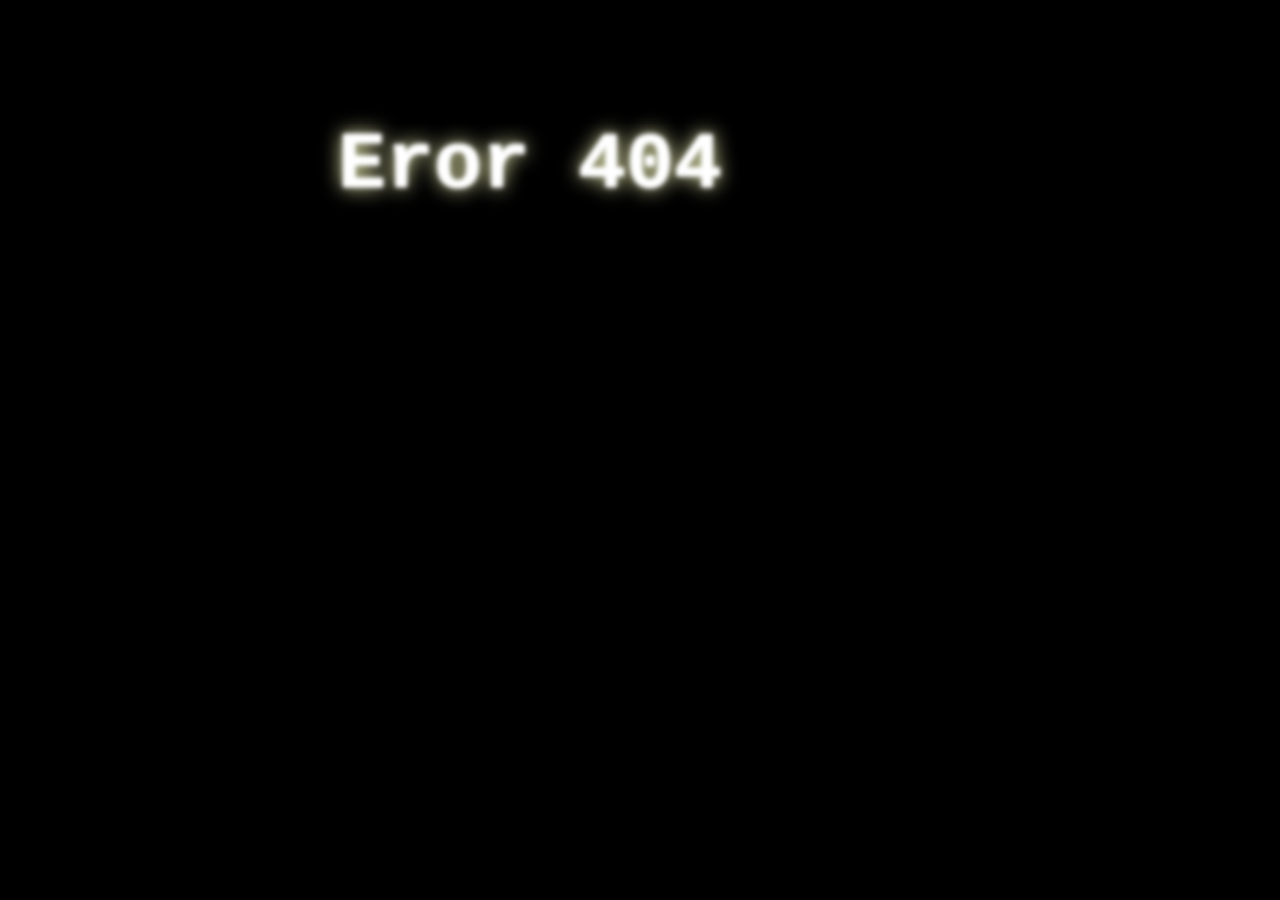
<file: eror-13.html>
<!DOCTYPE html>
<html>
<head>
	<title>Error Page</title>
	<link rel="stylesheet" type="text/css" href="eror14.css">
</head>
<body>
<div class="buzz_wrapper">
  <div class="text">
    <span>Eror 404</span>
  </div>
  <div class="scanline"></div>
  
</div>
</body>
</html>
</file>
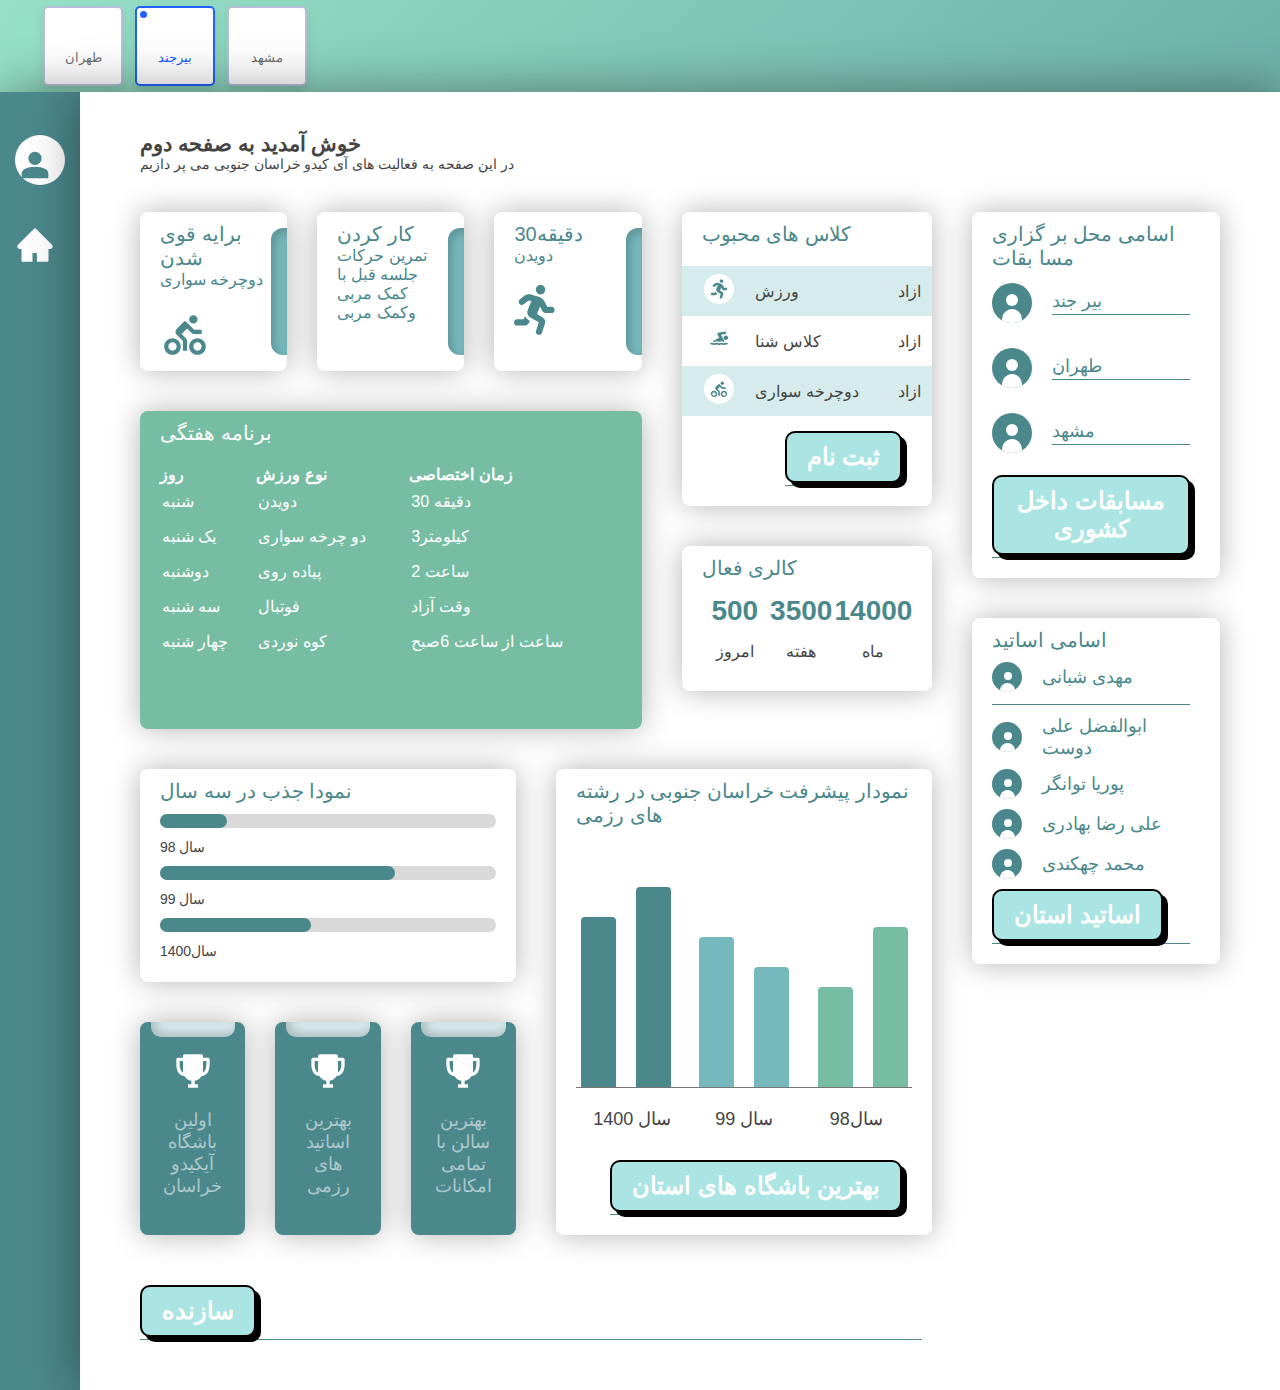
<file: razme2-2.html>
<!doctype html>
<html>
<head>
	<link rel="stylesheet" href="css2.css">
<meta charset="utf-8">
<title>معرفی</title>
</head>

<body>
			
<div class="radio-inputs">
		<label>
			<input class="radio-input" type="radio" name="engine">
				<span class="radio-tile">
					<span class="radio-icon">
						<svg stroke="currentColor" xml:space="preserve" viewBox="0 0 493.407 493.407" xmlns:xlink="http://www.w3.org/1999/xlink" xmlns="http://www.w3.org/2000/svg" id="Capa_1" version="1.1" width="200px" height="200px" fill="none"><g stroke-width="0" id="SVGRepo_bgCarrier"></g><g stroke-linejoin="round" stroke-linecap="round" id="SVGRepo_tracerCarrier"></g></g></svg>
					</span>
					<span class="radio-label">طهران </span>
				</span>
		</label>
		<label>
			<input checked="" class="radio-input" type="radio" name="engine">
			<span class="radio-tile">
				<span class="radio-icon">
   				<svg stroke="currentColor" xml:space="preserve" viewBox="0 0 467.168 467.168" xmlns:xlink="http://www.w3.org/1999/xlink" xmlns="http://www.w3.org/2000/svg" id="Capa_1" version="1.1" fill="none"><g stroke-width="0" id="SVGRepo_bgCarrier"></g><g stroke-linejoin="round" stroke-linecap="round" id="SVGRepo_tracerCarrier"></g></g> </g> </g></svg>
				</span>
				<span class="radio-label">بیرجند </span>
			</span>
		</label>
		<label>
			<input class="radio-input" type="radio" name="engine">
			<span class="radio-tile">
				<span class="radio-icon">
    			<svg stroke="currentColor" xml:space="preserve" viewBox="0 0 324.018 324.017" xmlns:xlink="http://www.w3.org/1999/xlink" xmlns="http://www.w3.org/2000/svg" id="Capa_1" version="1.1" fill="none"><g stroke-width="0" id="SVGRepo_bgCarrier"></g></g> </g> </g></svg>


	
				</span>
				<span  class="radio-label">مشهد </span>
			</span>
	
		</label>
</div>	
	
	







	
	
	
	<div class="all">
	<nav class="navigation">
		<a href="معرفی1.html">
		<div class="portrait">
			<svg xmlns="http://www.w3.org/2000/svg" viewBox="0 0 24 24"><path fill="currentColor" d="M12 12q-1.65 0-2.825-1.175T8 8q0-1.65 1.175-2.825T12 4q1.65 0 2.825 1.175T16 8q0 1.65-1.175 2.825T12 12Zm-8 8v-2.8q0-.85.438-1.563T5.6 14.55q1.55-.775 3.15-1.163T12 13q1.65 0 3.25.388t3.15 1.162q.725.375 1.163 1.088T20 17.2V20H4Z"/></svg
				
		</div>
</a>
		<a href="index.html">
		<div class="nav-items">
			<div class="nav-item">
				<svg xmlns="http://www.w3.org/2000/svg" viewBox="0 0 1024 1024"><path fill="currentColor" d="M946.5 505L534.6 93.4a31.93 31.93 0 0 0-45.2 0L77.5 505c-12 12-18.8 28.3-18.8 45.3c0 35.3 28.7 64 64 64h43.4V908c0 17.7 14.3 32 32 32H448V716h112v224h265.9c17.7 0 32-14.3 32-32V614.3h43.4c17 0 33.3-6.7 45.3-18.8c24.9-25 24.9-65.5-.1-90.5z"/></svg>
			</div>
			</a>
		
			
			

	</nav>

	<div class="content">
		<div class="greeting">
			<h2>خوش آمدید به صفحه دوم </h2>
			<p>در این صفحه به فعالیت های آی کیدو خراسان جنوبی می پر دازیم</p>
		</div>

		<main>
			<div class="grid-area-1">
			  <div class="distance">
				<section class="distance__section distance__cycling">
						<p>برایه قوی شدن   </p>
						<h2>دوچرخه سواری </h2>
						<svg xmlns="http://www.w3.org/2000/svg" viewBox="0 0 24 24"><path fill="currentColor" d="M11 15.414V20h2v-4.586c0-.526-.214-1.042-.586-1.414l-2-2L13 9.414l2 2c.372.372.888.586 1.414.586H20v-2h-3.586l-3.707-3.707a.999.999 0 0 0-1.414 0L8 9.586c-.378.378-.586.88-.586 1.414s.208 1.036.586 1.414l3 3z"/><circle cx="16" cy="5" r="2" fill="currentColor"/><path fill="currentColor" d="M18 14c-2.206 0-4 1.794-4 4s1.794 4 4 4s4-1.794 4-4s-1.794-4-4-4zm0 6c-1.103 0-2-.897-2-2s.897-2 2-2s2 .897 2 2s-.897 2-2 2zM6 22c2.206 0 4-1.794 4-4s-1.794-4-4-4s-4 1.794-4 4s1.794 4 4 4zm0-6c1.103 0 2 .897 2 2s-.897 2-2 2s-2-.897-2-2s.897-2 2-2z"/></svg>
					</section>
				  
				  	<section class="distance__section distance__cycling">
						<p>کار کردن  </p>
						<h2>تمرین حرکات جلسه قبل با کمک مربی وکمک مربی  </h2>
					
					</section>
				  
				  
				<section class="distance__section distance__running">
						<p>30دقیقه </p>
						<h2>دویدن </h2>
						<svg xmlns="http://www.w3.org/2000/svg" viewBox="0 0 416 512"><path fill="currentColor" d="M272 96c26.51 0 48-21.49 48-48S298.51 0 272 0s-48 21.49-48 48s21.49 48 48 48zM113.69 317.47l-14.8 34.52H32c-17.67 0-32 14.33-32 32s14.33 32 32 32h77.45c19.25 0 36.58-11.44 44.11-29.09l8.79-20.52l-10.67-6.3c-17.32-10.23-30.06-25.37-37.99-42.61zM384 223.99h-44.03l-26.06-53.25c-12.5-25.55-35.45-44.23-61.78-50.94l-71.08-21.14c-28.3-6.8-57.77-.55-80.84 17.14l-39.67 30.41c-14.03 10.75-16.69 30.83-5.92 44.86s30.84 16.66 44.86 5.92l39.69-30.41c7.67-5.89 17.44-8 25.27-6.14l14.7 4.37l-37.46 87.39c-12.62 29.48-1.31 64.01 26.3 80.31l84.98 50.17l-27.47 87.73c-5.28 16.86 4.11 34.81 20.97 40.09c3.19 1 6.41 1.48 9.58 1.48c13.61 0 26.23-8.77 30.52-22.45l31.64-101.06c5.91-20.77-2.89-43.08-21.64-54.39l-61.24-36.14l31.31-78.28l20.27 41.43c8 16.34 24.92 26.89 43.11 26.89H384c17.67 0 32-14.33 32-32s-14.33-31.99-32-31.99z"/></svg>
					</section>
				</div>

				<section class="weekly">
					<h2>برنامه هفتگی</h2>
					<table cellspacing="0" cellpadding="0">
						<tr>
							<th>روز</th>
							<th>نوع ورزش </th>
							<th>زمان اختصاصی</th>
						</tr>
						<tr>
							<td>شنبه</td>
							<td>دویدن </td>
							<td>دقیقه 30</td>
						</tr>
						<tr>
							<td>یک شنبه </td>
							<td>دو چرخه سواری </td>
							<td>3کیلومتر </td>
						</tr>
						<tr>
							<td>دوشنبه </td>
							<td>پیاده روی </td>
							<td>ساعت 2 </td>
						</tr>
						<tr>
							<td>سه شنبه </td>
							<td>فوتبال </td>
							<td>وقت آزاد </td>
						</tr>
						<tr>
							<td>چهار شنبه </td>
							<td>کوه نوردی </td>
							<td>ساعت از ساعت 6صبح </td>
						</tr>
					</table>
				</section>

				<div class="grid-area-1-2">
					<section class="recent">
						<h2>کلاس های محبوب  </h2>
						<table cellspacing="0" cellpadding="0">
							<tr>
								<td><svg xmlns="http://www.w3.org/2000/svg" viewBox="0 0 416 512"><path fill="currentColor" d="M272 96c26.51 0 48-21.49 48-48S298.51 0 272 0s-48 21.49-48 48s21.49 48 48 48zM113.69 317.47l-14.8 34.52H32c-17.67 0-32 14.33-32 32s14.33 32 32 32h77.45c19.25 0 36.58-11.44 44.11-29.09l8.79-20.52l-10.67-6.3c-17.32-10.23-30.06-25.37-37.99-42.61zM384 223.99h-44.03l-26.06-53.25c-12.5-25.55-35.45-44.23-61.78-50.94l-71.08-21.14c-28.3-6.8-57.77-.55-80.84 17.14l-39.67 30.41c-14.03 10.75-16.69 30.83-5.92 44.86s30.84 16.66 44.86 5.92l39.69-30.41c7.67-5.89 17.44-8 25.27-6.14l14.7 4.37l-37.46 87.39c-12.62 29.48-1.31 64.01 26.3 80.31l84.98 50.17l-27.47 87.73c-5.28 16.86 4.11 34.81 20.97 40.09c3.19 1 6.41 1.48 9.58 1.48c13.61 0 26.23-8.77 30.52-22.45l31.64-101.06c5.91-20.77-2.89-43.08-21.64-54.39l-61.24-36.14l31.31-78.28l20.27 41.43c8 16.34 24.92 26.89 43.11 26.89H384c17.67 0 32-14.33 32-32s-14.33-31.99-32-31.99z"/></svg></td>
								<td>ورزش </td>
								<td>ازاد </td>
							</tr>
							<tr>
								<td><svg xmlns="http://www.w3.org/2000/svg" viewBox="0 0 50 50"><path fill="currentColor" d="M49 40a7.125 7.125 0 0 1-2.952-.641a7.416 7.416 0 0 0-3.042-.664a7.467 7.467 0 0 0-3.049.664a7.123 7.123 0 0 1-5.903 0a7.545 7.545 0 0 0-3.048-.664a7.492 7.492 0 0 0-3.049.664a7.147 7.147 0 0 1-5.913 0a7.43 7.43 0 0 0-3.036-.664a7.487 7.487 0 0 0-3.048.664a7.141 7.141 0 0 1-5.912 0A7.458 7.458 0 0 0 7 38.695a7.472 7.472 0 0 0-3.037.664A7.204 7.204 0 0 1 1 40v-4.396a7.47 7.47 0 0 0 2.963-.631A7.287 7.287 0 0 1 7 34.299c1.086 0 2.127.25 3.048.674a7.398 7.398 0 0 0 2.948.631a7.42 7.42 0 0 0 2.964-.631a7.3 7.3 0 0 1 3.048-.674c1.078 0 2.114.25 3.036.674a7.44 7.44 0 0 0 2.96.631a7.407 7.407 0 0 0 2.953-.631a7.308 7.308 0 0 1 3.049-.674c1.073 0 2.113.25 3.048.674c.895.393 1.9.631 2.95.631a7.377 7.377 0 0 0 2.953-.631a7.283 7.283 0 0 1 3.049-.674c1.086 0 2.125.25 3.042.674a7.38 7.38 0 0 0 2.952.631V40zm-6.952-12.436c3.152 0 5.71-2.55 5.71-5.678c0-3.131-2.558-5.668-5.71-5.668c-3.157 0-5.712 2.538-5.712 5.668c0 3.128 2.328 5.678 5.712 5.678zM8.791 30.756c.443.105.861.258 1.258.436a7.255 7.255 0 0 0 2.949.641c1.05 0 2.069-.238 2.963-.641a7.463 7.463 0 0 1 3.048-.676c1.078 0 2.116.262 3.036.676a7.293 7.293 0 0 0 2.96.641c1.04 0 2.058-.238 2.952-.641a7.47 7.47 0 0 1 3.049-.676c1.074 0 2.115.262 3.048.676c.896.402 1.9.641 2.952.641c.765 0 1.502-.129 2.197-.346l-9.525-17.056l11.079-2.007c1.626-.308 2.806-1.576 2.806-3.199c0-1.79-1.467-3.225-3.262-3.225l-.37.011l-17.114 3.092c-1.201.273-2.792 2.019-1.886 4.161l.146.345l4.466 8.003l-16.752 9.144z"/></svg></td>
								<td>کلاس شنا </td>
								<td>ازاد </td>
							</tr>
							<tr>
								<td><svg xmlns="http://www.w3.org/2000/svg" viewBox="0 0 24 24"><path fill="currentColor" d="M11 15.414V20h2v-4.586c0-.526-.214-1.042-.586-1.414l-2-2L13 9.414l2 2c.372.372.888.586 1.414.586H20v-2h-3.586l-3.707-3.707a.999.999 0 0 0-1.414 0L8 9.586c-.378.378-.586.88-.586 1.414s.208 1.036.586 1.414l3 3z"/><circle cx="16" cy="5" r="2" fill="currentColor"/><path fill="currentColor" d="M18 14c-2.206 0-4 1.794-4 4s1.794 4 4 4s4-1.794 4-4s-1.794-4-4-4zm0 6c-1.103 0-2-.897-2-2s.897-2 2-2s2 .897 2 2s-.897 2-2 2zM6 22c2.206 0 4-1.794 4-4s-1.794-4-4-4s-4 1.794-4 4s1.794 4 4 4zm0-6c1.103 0 2 .897 2 2s-.897 2-2 2s-2-.897-2-2s.897-2 2-2z"/></svg></td>
								<td>دوچرخه سواری </td>
								<td>ازاد</td>
							</tr>
							<!-- <tr>
																		<td><svg xmlns="http://www.w3.org/2000/svg" viewBox="0 0 24 24"><path fill="none" stroke="currentColor" stroke-linecap="round" stroke-linejoin="round" stroke-width="2" d="m12 11l-1 3l1 3h-1.5L9 14l.5-4.5L12 11Zm1-9L9 6v8l1 3H6l-3 5m17.5 0l-5-3.5L12 17l-1-3l1-3l3.5 2v5.5M14 8.5a1 1 0 1 1 0-2a1 1 0 0 1 0 2Zm-3 2L10 17v-3.5l1-3Z"/></svg></td>
																		<td>Yoga</td>
																		<td>40 min</td>
																</tr> -->
							<!-- <tr>
																		<td><svg xmlns="http://www.w3.org/2000/svg" viewBox="0 0 512 512"><path fill="currentColor" d="m77.492 18.457l-17.726 3.127L69.09 74.47a1630.67 1630.67 0 0 0-15.8 2.54l-6.503-36.89l-17.726 3.124l6.49 36.795a1877.847 1877.847 0 0 0-17.196 3.112l3.292 17.696c5.728-1.066 11.397-2.09 17.028-3.084l7.056 40.02l17.727-3.124l-7.04-39.93c5.304-.88 10.57-1.725 15.798-2.54l9.777 55.45l17.727-3.126l-9.697-54.99a1415.91 1415.91 0 0 1 25.18-3.38c15.54 46.39 34.697 99.995 66.936 134.448C190.86 250.992 192 268 214.56 310C192 348 176 412 167.21 471l-48 6v15H192c16-48 64-144 64-144s48 96 64 144h72.79v-15l-48-6C336 412 320 348 294 310c26-42 24.175-59.585 35.83-89.377c32.25-34.452 51.42-88.075 66.967-134.478c8.314 1.04 16.697 2.16 25.18 3.38l-9.696 54.99l17.728 3.124l9.777-55.45c5.23.815 10.494 1.66 15.8 2.54l-7.042 39.93l17.727 3.125l7.056-40.02c5.63.993 11.3 2.017 17.028 3.083l3.292-17.696c-5.78-1.075-11.507-2.11-17.195-3.113l6.49-36.796l-17.727-3.125l-6.504 36.89a1564.46 1564.46 0 0 0-15.8-2.54l9.324-52.886l-17.726-3.127l-9.406 53.35C365.982 63.31 310.982 59.04 256 59.04c-54.98 0-109.983 4.27-169.102 12.767l-9.406-53.35zM256 76.98c35.53 0 71.07 1.83 107.822 5.463c-14.082 34.858-38.454 73.504-63.203 101.967C290.293 199.27 274.35 209 256 209s-34.294-9.73-44.62-24.59c-24.748-28.463-49.12-67.11-63.202-101.967c36.75-3.633 72.29-5.463 107.822-5.463zM256 97c-20.835 0-39 20.24-39 47s18.165 47 39 47s39-20.24 39-47s-18.165-47-39-47z"/></svg></td>
																		<td>Weight Training</td>
																		<td>50 min</td>
																</tr> -->
						</table>
						<a href="فرم-3.html">
						<button class="comic-button">ثبت نام </button>
</a>
				  </section>

					<section class="calories">
						<h2>کالری فعال</h2>
						<p class="calories__number">500</p>
						<p class="calories__number">3500</p>
						<p class="calories__number">14000</p>
						<p class="calories__text">امروز</p>
						<p class="calories__text">هفته </p>
						<p class="calories__text">ماه </p>
					</section>
			  </div>
			</div>
<a href="معرفی1.html">
	<button class="comic-button">سازنده </button>
	</a>	
			<div class="grid-area-2">
				<section class="friend-acitvity">
					<h2>اسامی محل بر گزاری مسا بقات </h2>
					<div class="friend-activity__activity">
					  <div class="friend-acitvity__picture"><div></div></div>
						<div>
							<a href="tim.html">
							<h3 class="friend-activity__name">بیر جند  </h3>
						  </a>
						</div>
					</div>
					<div class="friend-activity__activity">
					  <div class="friend-acitvity__picture"><div></div></div>
						<div>
							<a href="tim .t6.html">
							<h3 class="friend-activity__name">طهران </h3>
						  </a>
						</div>
					</div>
					<div class="friend-activity__activity">
					  <div class="friend-acitvity__picture"><div></div></div>
						<div>
							<a href="tim .m-5.html">
							<h3 class="friend-activity__name">مشهد </h3>
						  </a>
						</div>
					</div>
					<a href="tim asli8.html">
					<button class="comic-button">مسابقات داخل کشوری </button>
						</a>
				</section>

				<section class="friends">
					<h2>اسامی اساتید </h2>
					<a href="index.html">
				  <div class="friends__friend">
				    <div class="friends__picture"><div></div></div>
				    <h3 class="friends__name">مهدی شبانی  </h3>
					</div>
						</a>
						
				  <div class="friends__friend">
					<div class="friends__picture"><div></div></div>
					  <h3 class="friends__name">ابوالفضل علی دوست  </h3>
					</div>
					
						
				  <div class="friends__friend">
					<div class="friends__picture"><div></div></div>
					  <h3 class="friends__name">پوریا توانگر   </h3>
					</div>
						
				  <div class="friends__friend">
					<div class="friends__picture"><div></div></div>
					  <h3 class="friends__name">علی رضا بهادری  </h3>
					</div>
					
						
				  <div class="friends__friend">
					<div class="friends__picture"><div></div></div>
					  <h3 class="friends__name">محمد چهکندی </h3>
					</div>
					<a href="eror-13.html">
						<button class="comic-button">اساتید استان  </button>
						</a>
				</section>
			</div>

			
			


			
			
			
			
			
			<div class="grid-area-3">
				<section class="challenges">
					<h2>نمودا جذب در سه سال </h2>
					<div class="challenges__bar challenges__bar--1"></div>
					<p class="challenges__text">سال 98 </p>
					<div class="challenges__bar challenges__bar--2"></div>
					<p class="challenges__text">سال 99 </p>
					<div class="challenges__bar challenges__bar--3"></div>
					<p class="challenges__text">سال1400</p>
				</section>

				<section class="last-week">
					<h2>نمودار پیشرفت خراسان جنوبی در رشته های رزمی</h2>
					<div class="last-week__chart">
						<div class="last-week__bar last-week__bar--1">
						  <p>  </p></div>
						<div class="last-week__bar last-week__bar--2">
						  <p>  </p></div>
						<div class="last-week__bar last-week__bar--3">
						  <p>   </p></div>
						<div class="last-week__bar last-week__bar--4">
						  <p> </p></div>
						<div class="last-week__bar last-week__bar--5">
						  <p>&nbsp;</p></div>
						<div class="last-week__bar last-week__bar--6">
						  <p>&nbsp;</p></div>
					</div>
					<div class="last-week__labels">
						<p>سال 1400 </p>
						<p>سال 99 </p>
						<p>سال98</p>
					</div>
					<a href="https://nikaro.ir/birjand/gym/martial">
					<button class="comic-button">بهترین باشگاه های استان  </button>
</a>
				</section>

				<div class="personal-bests">
					<section class="personal-bests__best personal-bests__best--run">
						<svg xmlns="http://www.w3.org/2000/svg" viewBox="0 0 24 24"><path fill="currentColor" d="M21 4h-3V3a1 1 0 0 0-1-1H7a1 1 0 0 0-1 1v1H3a1 1 0 0 0-1 1v3c0 4.31 1.8 6.91 4.82 7A6 6 0 0 0 11 17.91V20H9v2h6v-2h-2v-2.09A6 6 0 0 0 17.18 15c3-.1 4.82-2.7 4.82-7V5a1 1 0 0 0-1-1zM4 8V6h2v6.83C4.22 12.08 4 9.3 4 8zm14 4.83V6h2v2c0 1.3-.22 4.08-2 4.83z"/></svg>
						<h2>اولین باشگاه آیکیدو خراسان </h2>
						<p></p>
					</section>
					<section class="personal-bests__best personal-bests__best--lift">
						<svg xmlns="http://www.w3.org/2000/svg" viewBox="0 0 24 24"><path fill="currentColor" d="M21 4h-3V3a1 1 0 0 0-1-1H7a1 1 0 0 0-1 1v1H3a1 1 0 0 0-1 1v3c0 4.31 1.8 6.91 4.82 7A6 6 0 0 0 11 17.91V20H9v2h6v-2h-2v-2.09A6 6 0 0 0 17.18 15c3-.1 4.82-2.7 4.82-7V5a1 1 0 0 0-1-1zM4 8V6h2v6.83C4.22 12.08 4 9.3 4 8zm14 4.83V6h2v2c0 1.3-.22 4.08-2 4.83z"/></svg>
						<h2>بهترین اساتید های رزمی </h2>
						<p> </p>
					</section>
					<section class="personal-bests__best personal-bests__best--plank">
						<svg xmlns="http://www.w3.org/2000/svg" viewBox="0 0 24 24"><path fill="currentColor" d="M21 4h-3V3a1 1 0 0 0-1-1H7a1 1 0 0 0-1 1v1H3a1 1 0 0 0-1 1v3c0 4.31 1.8 6.91 4.82 7A6 6 0 0 0 11 17.91V20H9v2h6v-2h-2v-2.09A6 6 0 0 0 17.18 15c3-.1 4.82-2.7 4.82-7V5a1 1 0 0 0-1-1zM4 8V6h2v6.83C4.22 12.08 4 9.3 4 8zm14 4.83V6h2v2c0 1.3-.22 4.08-2 4.83z"/></svg>
						<h2>بهترین سالن با تمامی امکانات </h2>
						<p></p>
					</section>
				</div>
			</div>
		</main>
	</div>
</div>

</body>
</html>
</file>
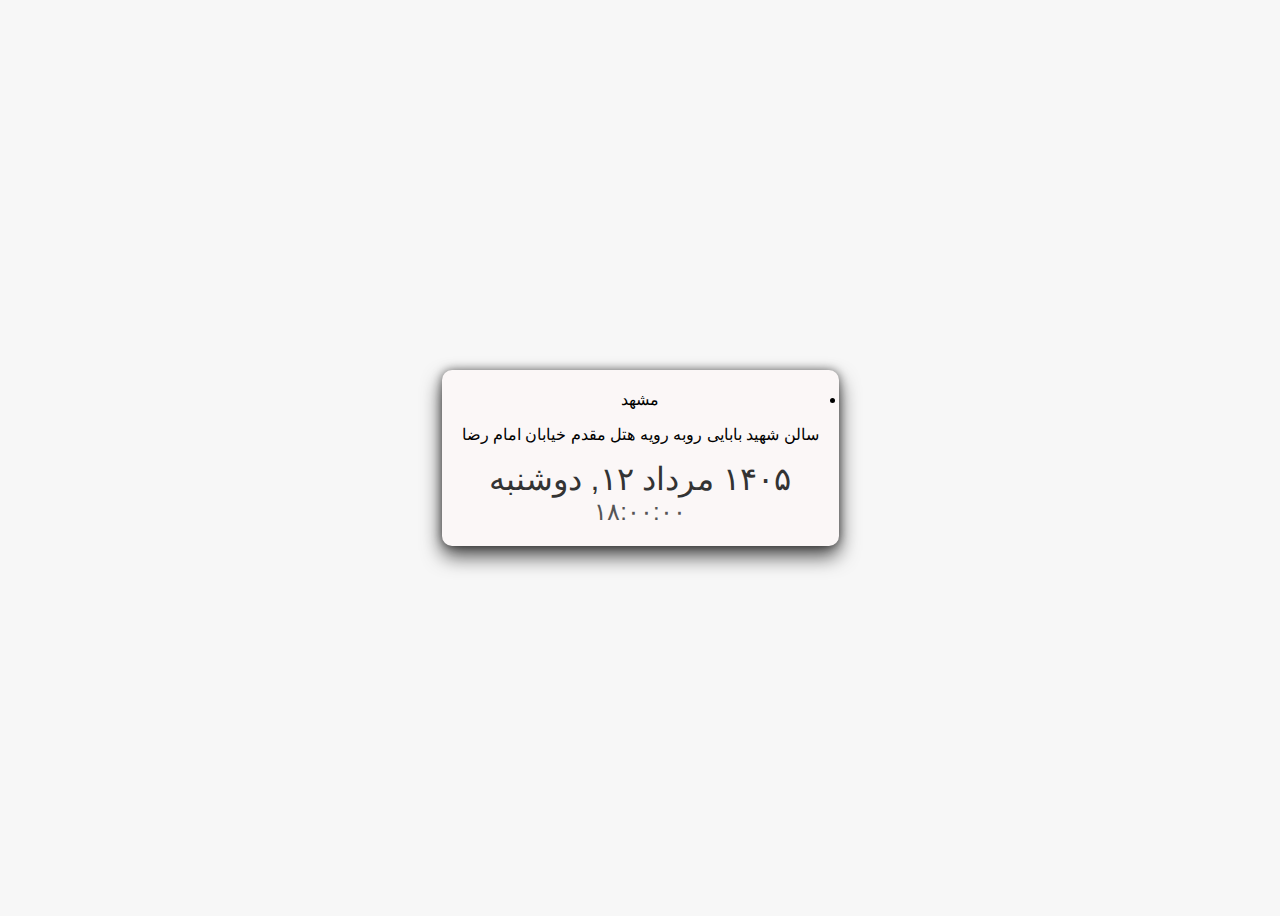
<file: tim .m-5.html>
<!DOCTYPE html>
<html lang="fa">
<head>
<meta charset="UTF-8">
<meta name="viewport" content="width=device-width, initial-scale=1.0">
<title>نمایش زمان و تاریخ مراسم</title>
<style>
  body {
	  
    font-family: 'Vazir';
  font-style: normal;
  font-weight: 400;
  src: local('Vazir'), url('../../../Users/hafez-store/Desktop/fonts/Vazir-Regular.woff2') format('woff2'), url('../../../Users/hafez-store/Desktop/fonts/Vazir-Regular.ttf') format('truetype');
font-family: 'Vazir', sans-serif;
  direction: rtl;
    display: flex;
    justify-content: center;
    align-items: center;
    height: 100vh;
    background-color: #f7f7f7;
    direction: rtl;
    text-align: center;
	  
	  
  }

  .event-info {
  padding: 20px;
  border-radius: 10px;
 background-color: #FBF7F7;
 box-shadow: 0 0 10px rgba(0, 0, 0, 0.5), 0 10px 20px rgba(0, 0, 0, 0.7);
  }

  .event-date {
    font-size: 2em;
    color: #333;
  }

  .event-time {
    font-size: 1.5em;
    color: #555;
  }
</style>
</head>
<body>
<div class="event-info">
	<li>
		مشهد
	<p>
		سالن شهید بابایی روبه رویه هتل مقدم خیابان امام رضا 
	</p>
	</li>
  <div id="date" class="event-date"></div>
  <div id="time" class="event-time"></div>
</div>

<script>
  // تعریف تاریخ و ساعت مراسم
  const eventDate = new Date();
  eventDate.setDate(eventDate.getDate() + 10); // تاریخ دو روز بعد از امروز
  eventDate.setHours(18, 0, 0); // ساعت 10 صبح

  // نمایش تاریخ
  const optionsDate = { year: 'numeric', month: 'long', day: 'numeric', weekday: 'long' };
  document.getElementById('date').textContent = eventDate.toLocaleDateString('fa-IR', optionsDate);

  // نمایش ساعت
  const optionsTime = { hour: 'numeric', minute: 'numeric', second: 'numeric' };
  document.getElementById('time').textContent = eventDate.toLocaleTimeString('fa-IR', optionsTime);
	
	
</script>
</body>
</html>
</file>
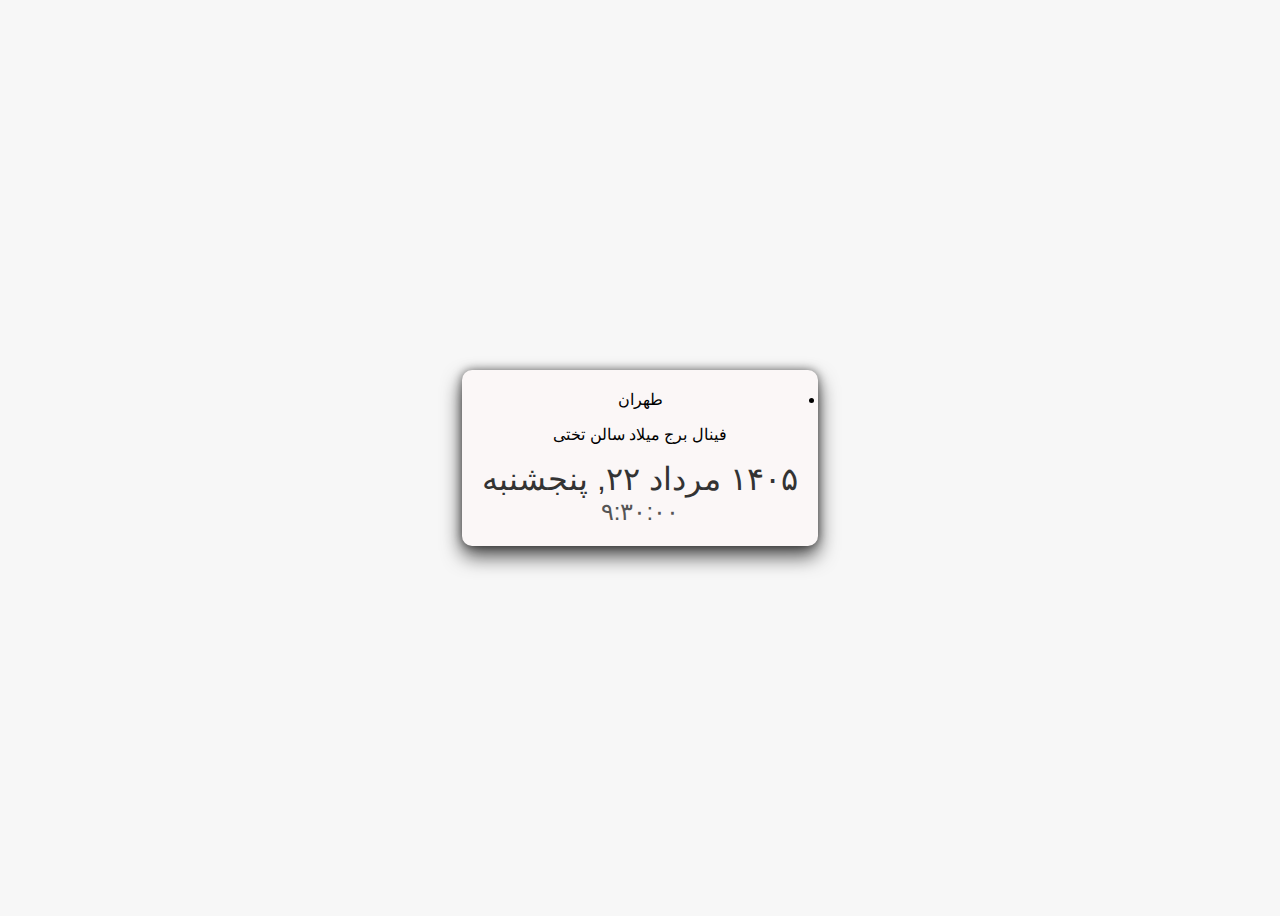
<file: tim .t6.html>
<!DOCTYPE html>
<html lang="fa">
<head>
<meta charset="UTF-8">
<meta name="viewport" content="width=device-width, initial-scale=1.0">
<title>نمایش زمان و تاریخ مراسم</title>
<style>
  body {
	  
    font-family: 'Vazir';
  font-style: normal;
  font-weight: 400;
  src: local('Vazir'), url('../../../Users/hafez-store/Desktop/fonts/Vazir-Regular.woff2') format('woff2'), url('../../../Users/hafez-store/Desktop/fonts/Vazir-Regular.ttf') format('truetype');
font-family: 'Vazir', sans-serif;
  direction: rtl;
    display: flex;
    justify-content: center;
    align-items: center;
    height: 100vh;
    background-color: #f7f7f7;
    direction: rtl;
    text-align: center;
	  
	  
  }

  .event-info {
  padding: 20px;
  border-radius: 10px;
 background-color: #FBF7F7;
 box-shadow: 0 0 10px rgba(0, 0, 0, 0.5), 0 10px 20px rgba(0, 0, 0, 0.7);
  }

  .event-date {
    font-size: 2em;
    color: #333;
  }

  .event-time {
    font-size: 1.5em;
    color: #555;
  }
</style>
</head>
<body>
<div class="event-info">
	<li>
	
		طهران
	 <p>
		 فینال
		برج میلاد سالن تختی 
	</p>
	</li>
   
  <div id="date" class="event-date"></div>
  <div id="time" class="event-time"></div>
</div>

<script>
  // تعریف تاریخ و ساعت مراسم
  const eventDate = new Date();
  eventDate.setDate(eventDate.getDate() + 20); // تاریخ دو روز بعد از امروز
  eventDate.setHours(9, 30, 0); // ساعت 10 صبح

  // نمایش تاریخ
  const optionsDate = { year: 'numeric', month: 'long', day: 'numeric', weekday: 'long' };
  document.getElementById('date').textContent = eventDate.toLocaleDateString('fa-IR', optionsDate);

  // نمایش ساعت
  const optionsTime = { hour: 'numeric', minute: 'numeric', second: 'numeric' };
  document.getElementById('time').textContent = eventDate.toLocaleTimeString('fa-IR', optionsTime);
	
	
</script>
</body>
</html>
</file>
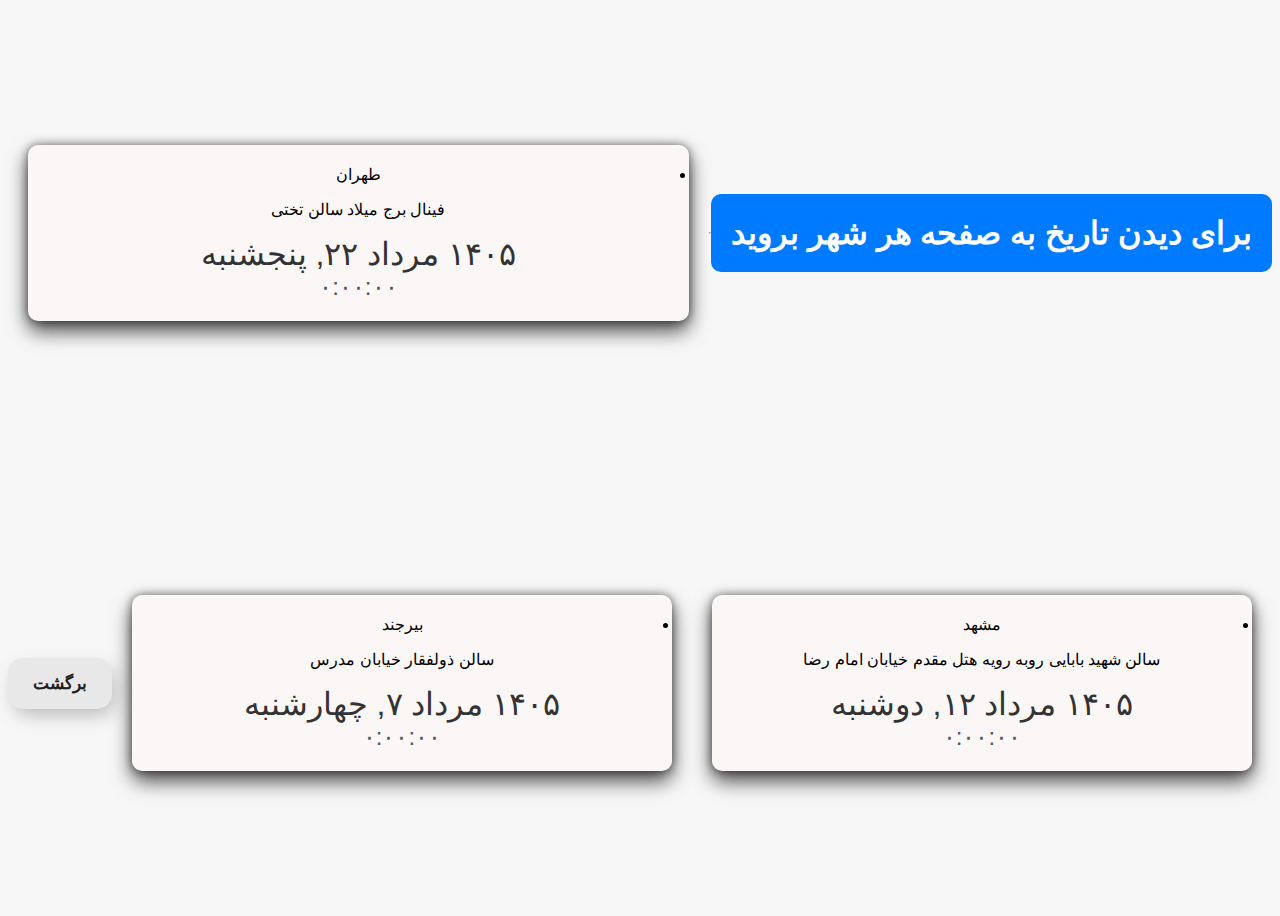
<file: tim asli8.html>
<!doctype html>
<html lang="fa">
<head>
<meta charset="UTF-8">
<meta name="viewport" content="width=device-width, initial-scale=1.0">
	<link rel="stylesheet" href="تایم اصلی-10.css">
<title>Untitled Document</title>
<style>
  body {
    font-family: 'Vazir';
    font-style: normal;
    font-weight: 400;
    src: local('Vazir'), url('../../../Users/hafez-store/Desktop/fonts/Vazir-Regular.woff2') format('woff2'), url('../../../Users/hafez-store/Desktop/fonts/Vazir-Regular.ttf') format('truetype');
    font-family: 'Vazir', sans-serif;
    direction: rtl;
    display: flex;
    flex-wrap: wrap;
    justify-content: center;
    align-items: center;
    height: 100vh;
    background-color: #f7f7f7;
    direction: rtl;
    text-align: center;
  }

  .event-info {
    padding: 20px;
    border-radius: 10px;
    background-color: #FBF7F7;
    box-shadow: 0 0 10px rgba(0, 0, 0, 0.5), 0 10px 20px rgba(0, 0, 0, 0.7);
    flex: 1 0 300px;
    margin: 20px;
  }

  .event-date {
    font-size: 2em;
    color: #333;
  }

  .event-time {
    font-size: 1.5em;
    color: #555;
  }
</style>
</head>

<body>

	
	
	
	
	
	<header style="background-color: #007bff; color: white; padding: 20px; text-align: center; border-radius: 10px">
    <h1 style="font-size: 2rem; margin: 0;">
        <a href="razme2-2.html" style="color: white; text-decoration: none;">برای دیدن تاریخ به صفحه هر شهر بروید</a>
    </h1>
</header>
	<br>
	<br>
	<br>
	<br>
	<hr>
	<br>
	<br>
	<div class="event-info">
  <li>
    طهران
    <p>
      فینال
      برج میلاد سالن تختی
    </p>
  </li>
  <div id="date1" class="event-date"></div>
  <div id="time1" class="event-time"></div>
</div>

<div class="event-info">
  <li>
    مشهد
    <p>
      سالن شهید بابایی روبه رویه هتل مقدم خیابان امام رضا
    </p>
  </li>
  <div id="date2" class="event-date"></div>
  <div id="time2" class="event-time"></div>
</div>

<div class="event-info">
  <li>بیرجند
    <p>
      سالن ذولفقار
       خیابان مدرس
    </p>
  </li>
  <div id="date3" class="event-date"></div>
  <div id="time3" class="event-time"></div>
</div>

 <script>
    function setEventDate(elementId1, elementId2, days) {
      const eventDate = new Date();
      eventDate.setDate(eventDate.getDate() + days);
      eventDate.setHours(0, 0, 0);

      const optionsDate = { year: 'numeric', month: 'long', day: 'numeric', weekday: 'long' };
      const optionsTime = { hour: 'numeric', minute: 'numeric', second: 'numeric' };

      document.getElementById(elementId1).textContent = eventDate.toLocaleDateString('fa-IR', optionsDate);
      document.getElementById(elementId2).textContent = eventDate.toLocaleTimeString('fa-IR', optionsTime);
    }

    setEventDate('date1', 'time1', 20);
    setEventDate('date2', 'time2', 10);
    setEventDate('date3', 'time3', 5);
	 </script>
	
	
	<a href="razme2-2.html" style="color: white; text-decoration: none;">
		<button> برگشت 
</button>
	</a>
	
</body>
</html>
</file>
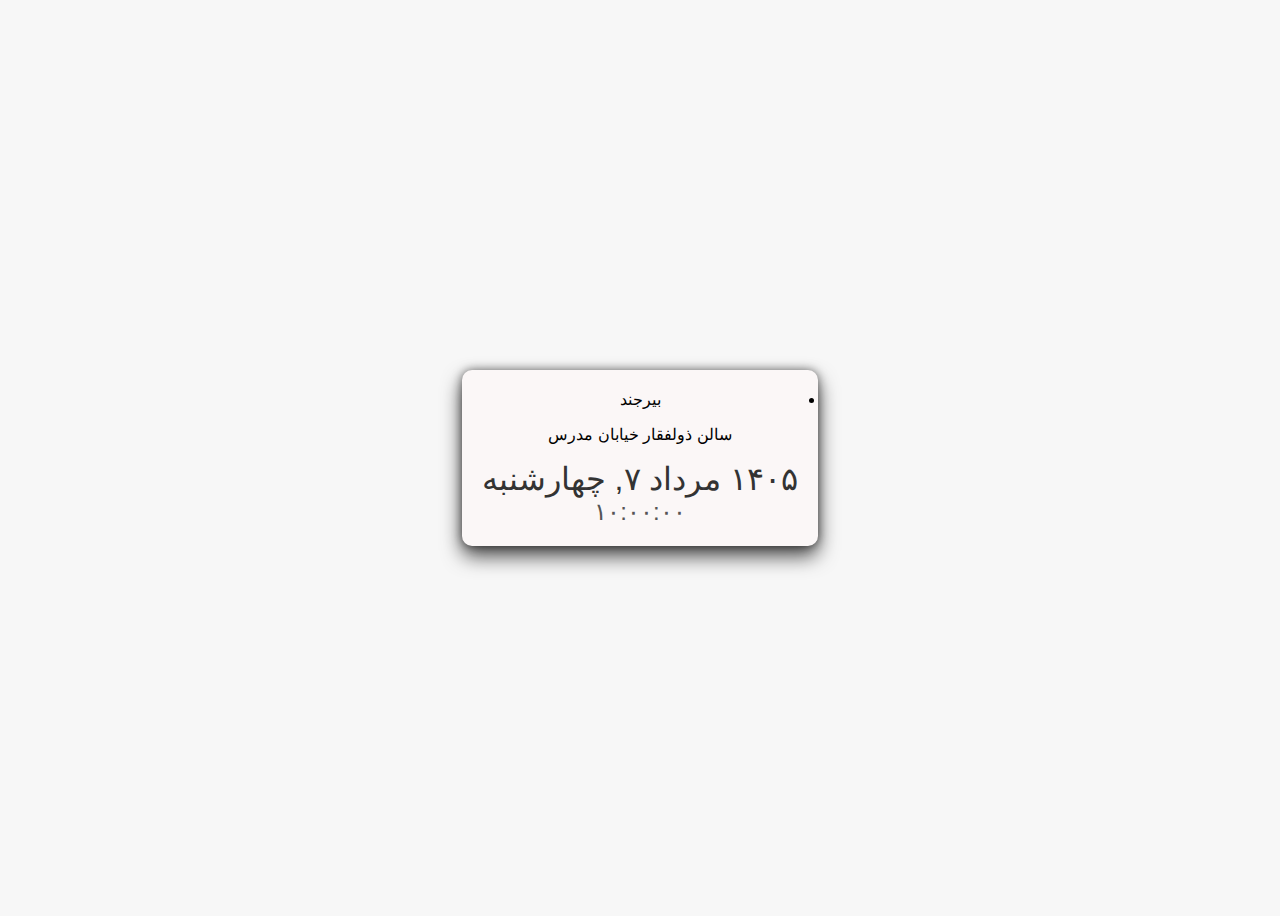
<file: tim.html>
<!DOCTYPE html>
<html lang="fa">
<head>
<meta charset="UTF-8">
<meta name="viewport" content="width=device-width, initial-scale=1.0">
<title>نمایش زمان و تاریخ مراسم</title>
<style>
  body {
	  
    font-family: 'Vazir';
  font-style: normal;
  font-weight: 400;
  src: local('Vazir'), url('../../../Users/hafez-store/Desktop/fonts/Vazir-Regular.woff2') format('woff2'), url('../../../Users/hafez-store/Desktop/fonts/Vazir-Regular.ttf') format('truetype');
font-family: 'Vazir', sans-serif;
  direction: rtl;
    display: flex;
    justify-content: center;
    align-items: center;
    height: 100vh;
    background-color: #f7f7f7;
    direction: rtl;
    text-align: center;
	  
	  
  }

  .event-info {
  padding: 20px;
  border-radius: 10px;
 background-color: #FBF7F7;
 box-shadow: 0 0 10px rgba(0, 0, 0, 0.5), 0 10px 20px rgba(0, 0, 0, 0.7);
  }

  .event-date {
    font-size: 2em;
    color: #333;
  }

  .event-time {
    font-size: 1.5em;
    color: #555;
  }
</style>
</head>
<body>
<div class="event-info">
	<li>بیرجند
	<p>
		سالن ذولفقار
		 خیابان مدرس 
	</p>
		
	</li>
  <div id="date" class="event-date"></div>
  <div id="time" class="event-time"></div>
</div>

<script>
  // تعریف تاریخ و ساعت مراسم
  const eventDate = new Date();
  eventDate.setDate(eventDate.getDate() + 5); // تاریخ دو روز بعد از امروز
  eventDate.setHours(10, 0, 0); // ساعت 10 صبح

  // نمایش تاریخ
  const optionsDate = { year: 'numeric', month: 'long', day: 'numeric', weekday: 'long' };
  document.getElementById('date').textContent = eventDate.toLocaleDateString('fa-IR', optionsDate);

  // نمایش ساعت
  const optionsTime = { hour: 'numeric', minute: 'numeric', second: 'numeric' };
  document.getElementById('time').textContent = eventDate.toLocaleTimeString('fa-IR', optionsTime);
	
	
</script>
</body>
</html>
</file>
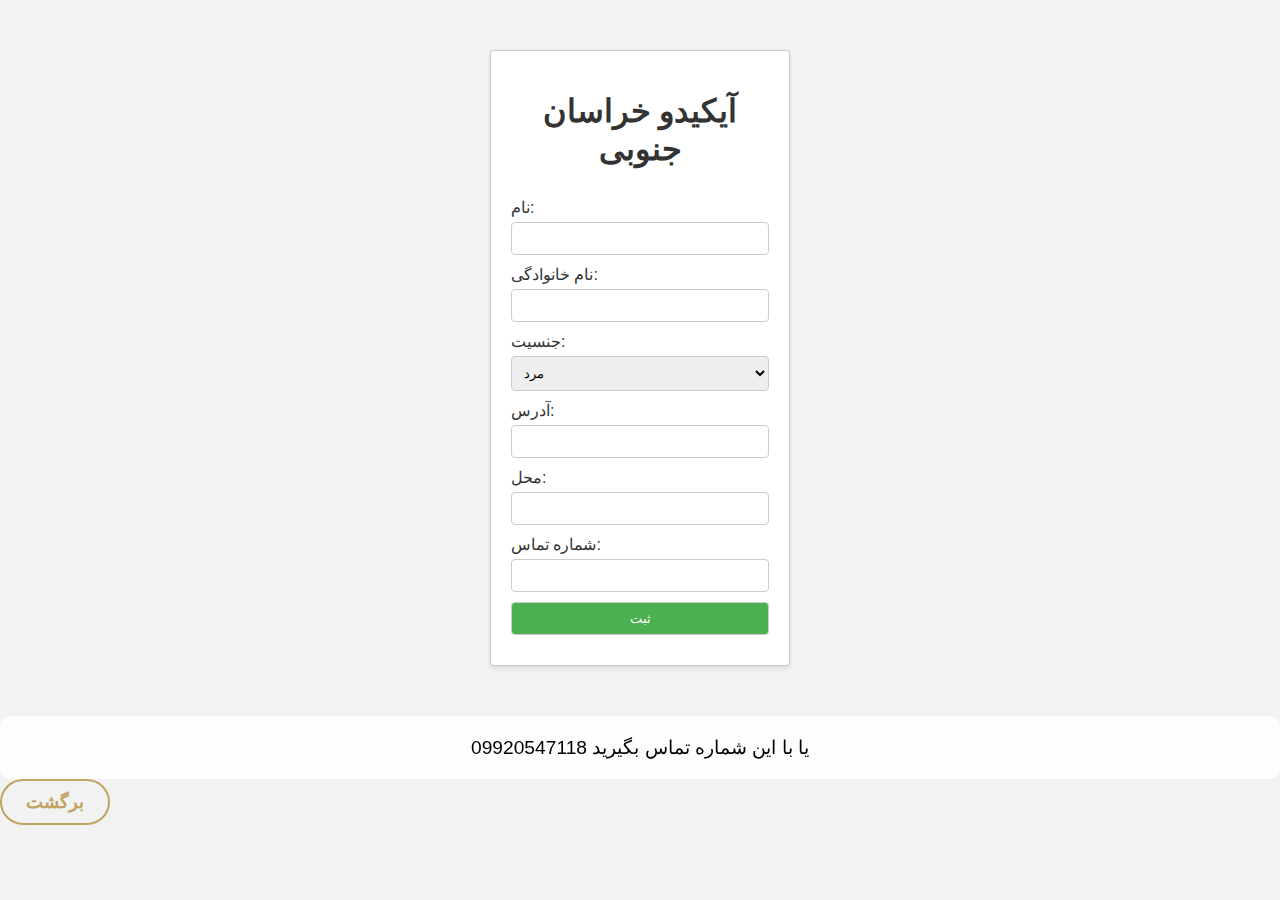
<file: فرم-3.html>
<!DOCTYPE html>
<html lang="fa">
<head>
    <meta charset="UTF-8">
    <meta name="viewport" content="width=device-width, initial-scale=1.0">
    <link rel="stylesheet" href="فرم-4.css">
    <title>فرم ثبت نام</title>
    <style>
        .contact-box {
            background-color: rgba(255, 255, 255, 0.8);
            backdrop-filter: blur(10px);
            border-radius: 10px;
            padding: 20px;
            text-align: center;
            margin-top: 20px;
        }

        .contact-box p {
            margin: 0;
            font-size: 1.2rem;
        }
    </style>
</head>
<body>
<div class="container">
        <h1>آیکیدو خراسان جنوبی</h1>
        <form action="#">
            <label for="fname">نام:</label>
            <input type="text" id="fname" name="fname" required>

            <label for="lname">نام خانوادگی:</label>
            <input type="text" id="lname" name="lname" required>

            <label for="gender">جنسیت:</label>
            <select id="gender" name="gender" required>
                <option value="male">مرد</option>
                <option value="female">زن</option>
                <option value="other">دیگر</option>
            </select>

            <label for="address">آدرس:</label>
            <input type="text" id="address" name="address" required>

            <label for="location">محل:</label>
            <input type="text" id="location" name="location" required>

            <label for="phone">شماره تماس:</label>
            <input type="tel" id="phone" name="phone" pattern="[0-9]{11}" required>
			
<a href="در یافت کار بر-11.html" style="color: white; text-decoration: none;">
            <input   type="submit" value="ثبت">
	</a>
        </form>
    </div>
	<div class="contact-box">
        <p>یا با این شماره تماس بگیرید 09920547118</p>
    </div>
	<a href="index.html" >
	<button class="button">

		برگشت
</button>
		</a>
</body>
</html>
</file>
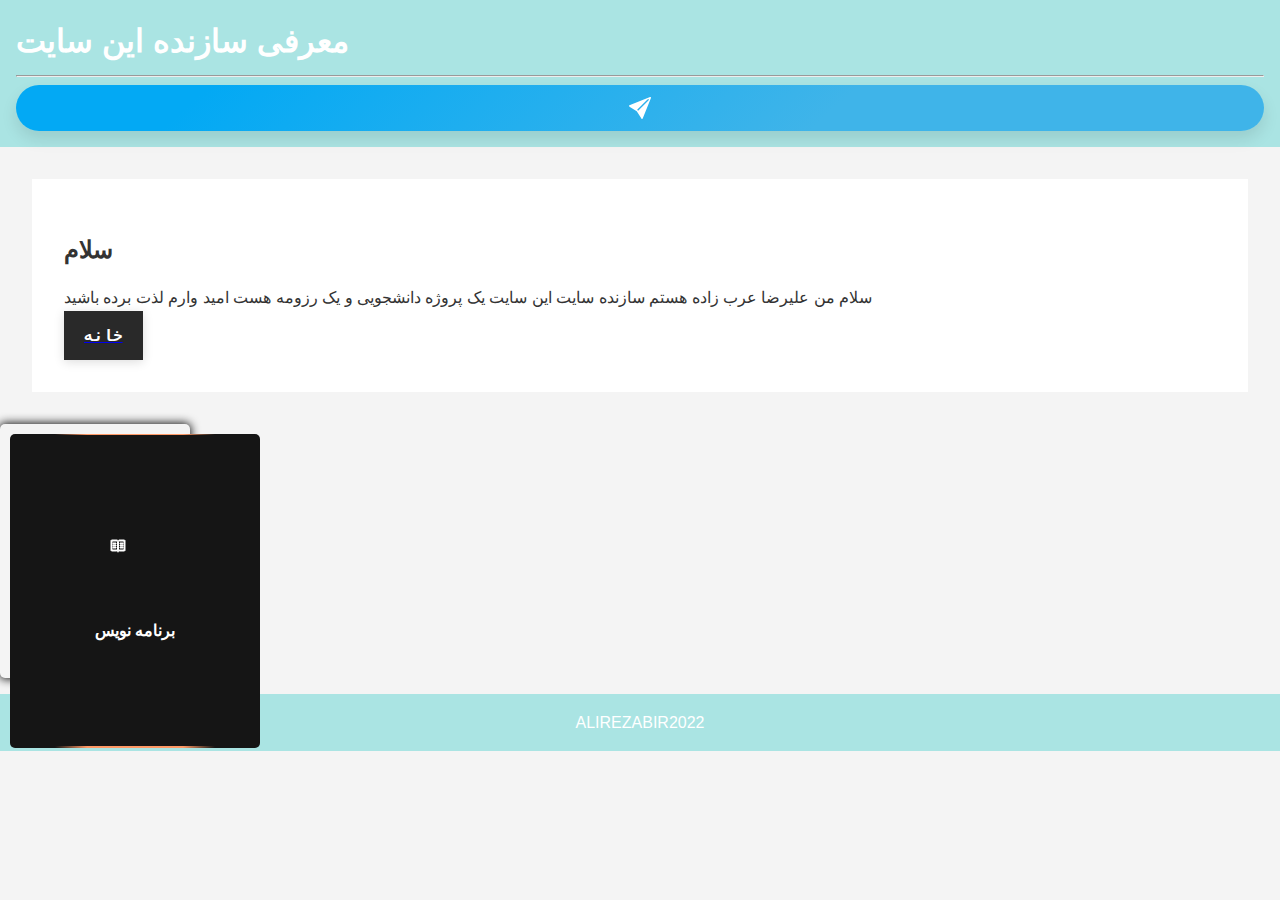
<file: معرفی1.html>
<!DOCTYPE html>
<html lang="en">
<head>
	<link rel="stylesheet" href="MO2.css">
    <meta charset="UTF-8">
    <meta name="viewport" content="width=device-width, initial-scale=1.0">
    <title>Introduction Page</title>
    <style>
        body {
            font-family: Arial, sans-serif;
            line-height: 1.6;
            color: #333;
            background-color: #f4f4f4;
            margin: 0;
            padding: 0;
        }

        header {
            background-color: #AAE4E3;
            color: #fff;
            padding: 1rem;
        }

        header h1 {
            margin: 0;
        }

        main {
            padding: 2rem;
            background-color: #fff;
            margin: 2rem;
        }

        main h2 {
            color: #333;
            margin-bottom: 1rem;
        }

        main p {
            margin: 0;
        }

        footer {
            background-color: #AAE4E3;
            color: #fff;
            padding: 1rem;
            text-align: center;
            margin-top: 1rem;
        }

        footer p {
            margin: 0;
        }
    </style>
</head>
<body>
	
    <header>
        <h1>معرفی سازنده این سایت </h1>
		<hr>
		<div class="tooltip-container">
  <span class="text">
    <svg
      xmlns="http://www.w3.org/2000/svg"
      width="22"
      height="22"
      class="bi bi-send-fill"
      viewBox="0 0 16 16"
    >
      <path
        d="M15.964.686a.5.5 0 0 0-.65-.65L.767 5.855H.766l-.452.18a.5.5 0 0 0-.082.887l.41.26.001.002 4.995 3.178 3.178 4.995.002.002.26.41a.5.5 0 0 0 .886-.083zm-1.833 1.89L6.637 10.07l-.215-.338a.5.5 0 0 0-.154-.154l-.338-.215 7.494-7.494 1.178-.471z"
      ></path>
    </svg>
  </span>
  <span class="tooltip1">
    <svg
      xmlns="http://www.w3.org/2000/svg"
      width="20"
      height="20"
      class="bi bi-twitter"
      viewBox="0 0 16 16"
    >
      <path
        d="M5.026 15c6.038 0 9.341-5.003 9.341-9.334q.002-.211-.006-.422A6.7 6.7 0 0 0 16 3.542a6.7 6.7 0 0 1-1.889.518 3.3 3.3 0 0 0 1.447-1.817 6.5 6.5 0 0 1-2.087.793A3.286 3.286 0 0 0 7.875 6.03a9.32 9.32 0 0 1-6.767-3.429 3.29 3.29 0 0 0 1.018 4.382A3.3 3.3 0 0 1 .64 6.575v.045a3.29 3.29 0 0 0 2.632 3.218 3.2 3.2 0 0 1-.865.115 3 3 0 0 1-.614-.057 3.28 3.28 0 0 0 3.067 2.277A6.6 6.6 0 0 1 .78 13.58a6 6 0 0 1-.78-.045A9.34 9.34 0 0 0 5.026 15"
      ></path>
    </svg>
  </span>
  <span class="tooltip2">
    <svg
      xmlns="http://www.w3.org/2000/svg"
      width="20"
      height="20"
      class="bi bi-facebook"
      viewBox="0 0 16 16"
    >
      <path
        d="M16 8.049c0-4.446-3.582-8.05-8-8.05C3.58 0-.002 3.603-.002 8.05c0 4.017 2.926 7.347 6.75 7.951v-5.625h-2.03V8.05H6.75V6.275c0-2.017 1.195-3.131 3.022-3.131.876 0 1.791.157 1.791.157v1.98h-1.009c-.993 0-1.303.621-1.303 1.258v1.51h2.218l-.354 2.326H9.25V16c3.824-.604 6.75-3.934 6.75-7.951"
      ></path>
    </svg>
  </span>
  <span class="tooltip3">
    <svg
      xmlns="http://www.w3.org/2000/svg"
      width="20"
      height="20"
      class="bi bi-whatsapp"
      viewBox="0 0 16 16"
    >
      <path
        d="M13.601 2.326A7.85 7.85 0 0 0 7.994 0C3.627 0 .068 3.558.064 7.926c0 1.399.366 2.76 1.057 3.965L0 16l4.204-1.102a7.9 7.9 0 0 0 3.79.965h.004c4.368 0 7.926-3.558 7.93-7.93A7.9 7.9 0 0 0 13.6 2.326zM7.994 14.521a6.6 6.6 0 0 1-3.356-.92l-.24-.144-2.494.654.666-2.433-.156-.251a6.56 6.56 0 0 1-1.007-3.505c0-3.626 2.957-6.584 6.591-6.584a6.56 6.56 0 0 1 4.66 1.931 6.56 6.56 0 0 1 1.928 4.66c-.004 3.639-2.961 6.592-6.592 6.592m3.615-4.934c-.197-.099-1.17-.578-1.353-.646-.182-.065-.315-.099-.445.099-.133.197-.513.646-.627.775-.114.133-.232.148-.43.05-.197-.1-.836-.308-1.592-.985-.59-.525-.985-1.175-1.103-1.372-.114-.198-.011-.304.088-.403.087-.088.197-.232.296-.346.1-.114.133-.198.198-.33.065-.134.034-.248-.015-.347-.05-.099-.445-1.076-.612-1.47-.16-.389-.323-.335-.445-.34-.114-.007-.247-.007-.38-.007a.73.73 0 0 0-.529.247c-.182.198-.691.677-.691 1.654s.71 1.916.81 2.049c.098.133 1.394 2.132 3.383 2.992.47.205.84.326 1.129.418.475.152.904.129 1.246.08.38-.058 1.171-.48 1.338-.943.164-.464.164-.86.114-.943-.049-.084-.182-.133-.38-.232"
      ></path>
    </svg>
  </span>
  <span class="tooltip4">
    <svg
      xmlns="http://www.w3.org/2000/svg"
      width="20"
      height="20"
      class="bi bi-discord"
      viewBox="0 0 16 16"
    >
      <path
        d="M13.545 2.907a13.2 13.2 0 0 0-3.257-1.011.05.05 0 0 0-.052.025c-.141.25-.297.577-.406.833a12.2 12.2 0 0 0-3.658 0 8 8 0 0 0-.412-.833.05.05 0 0 0-.052-.025c-1.125.194-2.22.534-3.257 1.011a.04.04 0 0 0-.021.018C.356 6.024-.213 9.047.066 12.032q.003.022.021.037a13.3 13.3 0 0 0 3.995 2.02.05.05 0 0 0 .056-.019q.463-.63.818-1.329a.05.05 0 0 0-.01-.059l-.018-.011a9 9 0 0 1-1.248-.595.05.05 0 0 1-.02-.066l.015-.019q.127-.095.248-.195a.05.05 0 0 1 .051-.007c2.619 1.196 5.454 1.196 8.041 0a.05.05 0 0 1 .053.007q.121.1.248.195a.05.05 0 0 1-.004.085 8 8 0 0 1-1.249.594.05.05 0 0 0-.03.03.05.05 0 0 0 .003.041c.24.465.515.909.817 1.329a.05.05 0 0 0 .056.019 13.2 13.2 0 0 0 4.001-2.02.05.05 0 0 0 .021-.037c.334-3.451-.559-6.449-2.366-9.106a.03.03 0 0 0-.02-.019m-8.198 7.307c-.789 0-1.438-.724-1.438-1.612s.637-1.613 1.438-1.613c.807 0 1.45.73 1.438 1.613 0 .888-.637 1.612-1.438 1.612m5.316 0c-.788 0-1.438-.724-1.438-1.612s.637-1.613 1.438-1.613c.807 0 1.451.73 1.438 1.613 0 .888-.631 1.612-1.438 1.612"
      ></path>
    </svg>
  </span>
  <span class="tooltip5">
    <svg
      xmlns="http://www.w3.org/2000/svg"
      width="20"
      height="20"
      class="bi bi-pinterest"
      viewBox="0 0 16 16"
    >
      <path
        d="M8 0a8 8 0 0 0-2.915 15.452c-.07-.633-.134-1.606.027-2.297.146-.625.938-3.977.938-3.977s-.239-.479-.239-1.187c0-1.113.645-1.943 1.448-1.943.682 0 1.012.512 1.012 1.127 0 .686-.437 1.712-.663 2.663-.188.796.4 1.446 1.185 1.446 1.422 0 2.515-1.5 2.515-3.664 0-1.915-1.377-3.254-3.342-3.254-2.276 0-3.612 1.707-3.612 3.471 0 .688.265 1.425.595 1.826a.24.24 0 0 1 .056.23c-.061.252-.196.796-.222.907-.035.146-.116.177-.268.107-1-.465-1.624-1.926-1.624-3.1 0-2.523 1.834-4.84 5.286-4.84 2.775 0 4.932 1.977 4.932 4.62 0 2.757-1.739 4.976-4.151 4.976-.811 0-1.573-.421-1.834-.919l-.498 1.902c-.181.695-.669 1.566-.995 2.097A8 8 0 1 0 8 0"
      ></path>
    </svg>
  </span>
  <span class="tooltip6">
    <svg
      xmlns="http://www.w3.org/2000/svg"
      width="20"
      height="20"
      viewBox="0 0 16 16"
    >
      <path
        fill-rule="evenodd"
        d="M8 0C3.584 0 0 3.584 0 8s3.584 8 8 8c4.408 0 8-3.584 8-8s-3.592-8-8-8m5.284 3.688a6.8 6.8 0 0 1 1.545 4.251c-.226-.043-2.482-.503-4.755-.217-.052-.112-.096-.234-.148-.355-.139-.33-.295-.668-.451-.99 2.516-1.023 3.662-2.498 3.81-2.69zM8 1.18c1.735 0 3.323.65 4.53 1.718-.122.174-1.155 1.553-3.584 2.464-1.12-2.056-2.36-3.74-2.551-4A7 7 0 0 1 8 1.18m-2.907.642A43 43 0 0 1 7.627 5.77c-3.193.85-6.013.833-6.317.833a6.87 6.87 0 0 1 3.783-4.78zM1.163 8.01V7.8c.295.01 3.61.053 7.02-.971.199.381.381.772.555 1.162l-.27.078c-3.522 1.137-5.396 4.243-5.553 4.504a6.82 6.82 0 0 1-1.752-4.564zM8 14.837a6.8 6.8 0 0 1-4.19-1.44c.12-.252 1.509-2.924 5.361-4.269.018-.009.026-.009.044-.017a28.3 28.3 0 0 1 1.457 5.18A6.7 6.7 0 0 1 8 14.837m3.81-1.171c-.07-.417-.435-2.412-1.328-4.868 2.143-.338 4.017.217 4.251.295a6.77 6.77 0 0 1-2.924 4.573z"
      ></path>
    </svg>
  </span>
  <span class="tooltip7">
    <svg
      xmlns="http://www.w3.org/2000/svg"
      width="20"
      height="20"
      class="bi bi-github"
      viewBox="0 0 16 16"
    >
      <path
        d="M8 0C3.58 0 0 3.58 0 8c0 3.54 2.29 6.53 5.47 7.59.4.07.55-.17.55-.38 0-.19-.01-.82-.01-1.49-2.01.37-2.53-.49-2.69-.94-.09-.23-.48-.94-.82-1.13-.28-.15-.68-.52-.01-.53.63-.01 1.08.58 1.23.82.72 1.21 1.87.87 2.33.66.07-.52.28-.87.51-1.07-1.78-.2-3.64-.89-3.64-3.95 0-.87.31-1.59.82-2.15-.08-.2-.36-1.02.08-2.12 0 0 .67-.21 2.2.82.64-.18 1.32-.27 2-.27s1.36.09 2 .27c1.53-1.04 2.2-.82 2.2-.82.44 1.1.16 1.92.08 2.12.51.56.82 1.27.82 2.15 0 3.07-1.87 3.75-3.65 3.95.29.25.54.73.54 1.48 0 1.07-.01 1.93-.01 2.2 0 .21.15.46.55.38A8.01 8.01 0 0 0 16 8c0-4.42-3.58-8-8-8"
      ></path>
    </svg>
  </span>
  <span class="tooltip8">
    <svg
      xmlns="http://www.w3.org/2000/svg"
      width="20"
      height="20"
      class="bi bi-reddit"
      viewBox="0 0 16 16"
    >
      <path
        d="M6.167 8a.83.83 0 0 0-.83.83c0 .459.372.84.83.831a.831.831 0 0 0 0-1.661m1.843 3.647c.315 0 1.403-.038 1.976-.611a.23.23 0 0 0 0-.306.213.213 0 0 0-.306 0c-.353.363-1.126.487-1.67.487-.545 0-1.308-.124-1.671-.487a.213.213 0 0 0-.306 0 .213.213 0 0 0 0 .306c.564.563 1.652.61 1.977.61zm.992-2.807c0 .458.373.83.831.83s.83-.381.83-.83a.831.831 0 0 0-1.66 0z"
      ></path>
      <path
        d="M16 8A8 8 0 1 1 0 8a8 8 0 0 1 16 0m-3.828-1.165c-.315 0-.602.124-.812.325-.801-.573-1.9-.945-3.121-.993l.534-2.501 1.738.372a.83.83 0 1 0 .83-.869.83.83 0 0 0-.744.468l-1.938-.41a.2.2 0 0 0-.153.028.2.2 0 0 0-.086.134l-.592 2.788c-1.24.038-2.358.41-3.17.992-.21-.2-.496-.324-.81-.324a1.163 1.163 0 0 0-.478 2.224q-.03.17-.029.353c0 1.795 2.091 3.256 4.669 3.256s4.668-1.451 4.668-3.256c0-.114-.01-.238-.029-.353.401-.181.688-.592.688-1.069 0-.65-.525-1.165-1.165-1.165"
      ></path>
    </svg>
  </span>
  <span class="tooltip9"> </span>
</div>

    </header>
    <main>
        <h2>سلام </h2>
        <p>سلام من علیرضا عرب زاده هستم سازنده سایت این سایت یک پروژه دانشجویی و یک رزومه هست امید وارم لذت برده باشید   </p>
        
		<a href="index.html">
<button class="ui-btn">
  <span>
    خانه
  </span>
</button>
		
	</a>	
    </main>
	
	<div class="card">
  <div class="content">
    <div class="back">
      <div class="back-content">
        <svg stroke="#ffffff" xmlns:xlink="http://www.w3.org/1999/xlink" xmlns="http://www.w3.org/2000/svg" viewBox="0 0 50 50" height="50px" width="50px" fill="#ffffff">

        <g stroke-width="0" id="SVGRepo_bgCarrier"></g>

        <g stroke-linejoin="round" stroke-linecap="round" id="SVGRepo_tracerCarrier"></g>

        <g id="SVGRepo_iconCarrier">

        <path d="M14.5 2H9l-.35.15-.65.64-.65-.64L7 2H1.5l-.5.5v10l.5.5h5.29l.86.85h.7l.86-.85h5.29l.5-.5v-10l-.5-.5zm-7 10.32l-.18-.17L7 12H2V3h4.79l.74.74-.03 8.58zM14 12H9l-.35.15-.14.13V3.7l.7-.7H14v9zM6 5H3v1h3V5zm0 4H3v1h3V9zM3 7h3v1H3V7zm10-2h-3v1h3V5zm-3 2h3v1h-3V7zm0 2h3v1h-3V9z"></path>

        </g>

        </svg>
        <strong>برنامه نویس</strong>
      </div>
    </div>
    <div class="front">
      
      <div class="img">
        <div class="circle">
        </div>
        <div class="circle" id="right">
        </div>
        <div class="circle" id="bottom">
        </div>
      </div>

      <div class="front-content">علی رضا عرب زاده 
        <div class="description">
          <div class="title">
            <p class="title">
              <strong>معرفی  </strong>
				<hr>
			برنامه نویس
            </p>
            <svg fill-rule="nonzero" height="15px" width="15px" viewBox="0,0,256,256" xmlns:xlink="http://www.w3.org/1999/xlink" xmlns="http://www.w3.org/2000/svg"><g style="mix-blend-mode: normal" text-anchor="none" font-size="none" font-weight="none" font-family="none" stroke-dashoffset="0" stroke-dasharray="" stroke-miterlimit="10" stroke-linejoin="miter" stroke-linecap="butt" stroke-width="1" stroke="none" fill-rule="nonzero" fill="#20c997"><g transform="scale(8,8)"><path d="M25,27l-9,-6.75l-9,6.75v-23h18z"></path></g></g></svg>
          </div>
          <p class="card-footer">
            30 Mins &nbsp; | &nbsp; 1 Serving
          </p>
        </div>
      </div>
    </div>
  </div>
</div>
	
    <footer>
        <p>ALIREZABIR2022</p>
		
		
    </footer>
	
	
	
</body>
</html>
</file>
<file: eror14.css>
body{
    background-color:#000;
}
.buzz_wrapper{
  position:relative;
  width:600px;
  margin:20px auto;
  background-color:#000;
  overflow:hidden;
  padding:100px 300px;
}
.scanline{
  width:100%;
  display:block;
  background:#000;
  height:4px;
  position:relative;
  z-index:3;
  margin-bottom:5px;
  opacity:0.1;
}

.buzz_wrapper span{
  text-shadow: #fff 0 0 4px, #fcffbb 0 0 20px;
  position:absolute;
  -webkit-filter: blur(1px);
  font-size:80px;
  font-family:'Courier new', fixed;
  font-weight:bold;
}
.buzz_wrapper span:nth-child(1){
  color:#fff;
  margin-left:-2px;
  -webkit-filter: blur(2px);
}
.buzz_wrapper span:nth-child(2){
  color:green;
  margin-left:2px;
  -webkit-filter: blur(2px);
}
.buzz_wrapper span:nth-child(3){
  color:blue;
  position:20px 0;
  -webkit-filter: blur(1px);
}
.buzz_wrapper span:nth-child(4){
  color:#fff;
  -webkit-filter: blur(1px);
  text-shadow:0 0 50px rgba(255,255,255,0.4);
}
.buzz_wrapper span:nth-child(5){
  color:rgba(255,255,255,0.4);
  -webkit-filter: blur(15px);
}

.buzz_wrapper span{
  -webkit-animation: blur 30ms infinite, jerk 50ms infinite;
}

@-webkit-keyframes blur {
  0%   { -webkit-filter: blur(1px); opacity:0.8;}
  50% { -webkit-filter: blur(1px); opacity:1; }
  100%{ -webkit-filter: blur(1px); opacity:0.8; }
}
@-webkit-keyframes jerk {
  50% { left:1px; }
  51% { left:0; }
}
@-webkit-keyframes jerkup {
  50% { top:1px; }
  51% { top:0; }
}

.buzz_wrapper span:nth-child(3){
  -webkit-animation: jerkblue 1s infinite;
}
@-webkit-keyframes jerkblue {
  0% { left:0; }
  30% { left:0; }
  31% { left:10px; }
  32% { left:0; }
  98% { left:0; }
  100% { left:10px; }
}
.buzz_wrapper span:nth-child(2){
  -webkit-animation: jerkgreen 1s infinite;
}
@-webkit-keyframes jerkgreen {
  0% { left:0; }
  30% { left:0; }
  31% { left:-10px; }
  32% { left:0; }
  98% { left:0; }
  100% { left:-10px; }
}

.buzz_wrapper .text{
  -webkit-animation: jerkwhole 5s infinite;
  position:relative;
}
@-webkit-keyframes jerkwhole {
  30% {  }
  40% { opacity:1; top:0; left:0;  -webkit-transform:scale(1,1);  -webkit-transform:skew(0,0);}
  41% { opacity:0.8; top:0px; left:-100px; -webkit-transform:scale(1,1.2);  -webkit-transform:skew(50deg,0);}
  42% { opacity:0.8; top:0px; left:100px; -webkit-transform:scale(1,1.2);  -webkit-transform:skew(-80deg,0);}
  43% { opacity:1; top:0; left:0; -webkit-transform:scale(1,1);  -webkit-transform:skew(0,0);}
  65% { }
}
</file>
<file: css2.css>
@charset "utf-8";
/* CSS Document */
:root {
    --color-primary: #4B888C;
    --color-primary-light: #76B9BD;
    --color-primary-lightest: #D6EBEC;
    --color-secondary: #76BDA4;
  }

*, *::before, *::after {
    margin: 0;
    padding: 0;
    box-sizing: inherit;
		font-family: 'Inter', sans-serif;
}

html {
    font-size: 62.5%;
}

body {
    font-weight: 400;
    color: #444;
    box-sizing: border-box;
    padding: 5rem;
    min-height: 100vh;
    background: linear-gradient(to bottom right, #97e0c7, #4B888C);
}
.all {
    display: grid;
    place-items: center;
    grid-template-columns: 8rem 1fr;
}

nav {
    background-color: var(--color-primary);
    color: #fff;
    width: 100%;
    height: 100%;
    box-shadow: 0 0 5rem rgba(0,0,0,.4);
    border-radius: 2rem 0 0 2rem;
    z-index: 0;
    position: relative;

    display: flex;
    flex-direction: column;
    align-items: center;
    padding: 2rem 1rem;
}
nav::before {
    content: '';
    background-color: var(--color-primary);
    height: 100%;
    width: 5rem;
    position: absolute;
    right: -5rem;
    top: 0;
}
.nav-items {
    display: flex;
    flex-direction: column;
    gap: 3rem;
}
.nav-item {
    color: #fff;
    cursor: pointer;
}
.nav-item:hover {
    color: var(--color-primary-lightest)
}
.nav-item svg {
    width: 4rem;
    height: 4rem;
}

.portrait {
    background-color: white;
    color: var(--color-primary);
    width: 5rem;
    height: 5rem;
    border-radius: 50%;
    margin-bottom: 5rem;
    cursor: pointer;
}
.portrait:hover {
    background-color: var(--color-primary-lightest);
}




.content {
    width: 100%;
    background-color: #fff;
    box-shadow: 0 0 5rem rgba(0,0,0,.4);
    border-radius: 2rem;
    z-index: 5;
    padding: 4rem 6rem;
}

section {
    padding: 1rem 2rem;
    background-color: #fff;
    box-shadow: 0 0 3rem rgba(0,0,0,.3);
    border-radius: .8rem;
}

section > h2{
    font-size: 2rem;
    letter-spacing: .2rem;
    font-weight: 400;
    color: var(--color-primary);
}

.greeting {
    margin-bottom: 4rem;
    font-size: 1.4rem;
}


main {
    display: grid;
    grid-template-columns: 16fr 5fr;
    grid-template-rows: auto auto;
    gap: 4rem;
}

.grid-area-1 {
    grid-column: 1 / 2;
    grid-row: 1 / 2;

    display: grid;
    grid-template-columns: 2fr 1fr;
    grid-template-rows: 1fr 2fr;
    gap: 4rem;
}

.grid-area-1-2 {
    grid-column: 2 / 3;
    grid-row: 1 / 3;

    display: flex;
    flex-direction: column;
    gap: 4rem;
}


.grid-area-2 {
    grid-column: 2 / 3;
    grid-row: 1 / 3;

    display: flex;
    flex-direction: column;
    gap: 4rem;
}


.grid-area-3 {
    grid-column: 1 / 2;
    grid-row: 2 / 3;

    display: grid;
    grid-template-columns: 1fr 1fr;
    grid-template-rows: 1fr 1fr;
    gap: 4rem;
}

.last-week {
    grid-column: 2 / 3;
    grid-row: 1 / 3;
}


.distance {
    display: grid;
    grid-template-columns: 1fr 1fr 1fr;
    gap: 3rem;
}
.distance__section {
    position: relative;
}
.distance__section::after {
    content: '';
    height: 80%;
    width: 1.6rem;
    background-color: var(--color-primary-light);
    position: absolute;
    right: 0;
    top: 10%;
    border-radius: 1.2rem 0 0 1.2rem;
    box-shadow: inset .4rem .4rem 1rem rgba(0,0,0,.2);
}
.distance p {
    color: var(--color-primary);
    font-size: 2rem;
}
.distance .distance__section > h2 {
    font-weight: 400;
    font-size: 1.6rem;
    letter-spacing: 0;
}
.distance svg {
    height: 5rem;
    color: var(--color-primary);
    margin-top: 2rem;
}


.weekly {
    background-color: #76BDA4;
    color: white;
}
.weekly h2 {
    color: #fff !important;
}
.weekly table {
    font-size: 1.6rem;
    width: 100%;
    text-align: left;
    margin: 2rem 0;
}
.weekly td {
    padding: .8rem .2rem;
}

.recent {
    display: flex;
    flex-direction: column;
    align-items: start;
}
.recent a {
    align-self: end;
}
.recent  table {
    font-size: 1.6rem;
    width: calc(100% + 4rem);
    text-align: left;
    margin: 2rem -2rem .5rem -2rem;
    border: none;
}
.recent tr:nth-of-type(odd) {
    background-color: var(--color-primary-lightest);
}
.recent td {
    padding: .8rem .2rem;
}
.recent svg {
    width: 3rem;
    height: 3rem;
    background-color: #fff;
    border-radius: 50%;
    padding: .5rem;
    color: var(--color-primary);
    margin-left: 2rem;
}

a {
    font-size: 1.6rem;
    color: var(--color-primary);
    text-decoration: none;
    display: block;
    padding-bottom: .2rem;
    margin: 1rem 0;
    border-bottom: 1px solid currentColor;
    letter-spacing: 3px;
    align-self: end;
    margin-right: 1rem;
}

.calories {
    display: grid;
    grid-template-columns: 1fr 1fr 1fr;
    grid-template-rows: auto 1fr auto;
}
.calories h2 {
    grid-column: 1 / 4;
}
.calories__number {
    text-align: center;
    font-size: 2.8rem;
    font-weight: 600;
    color: var(--color-primary);
    margin: 1.5rem 0;
}
.calories__text {
    text-align: center;
    font-size: 1.6rem;
    margin-bottom: 2rem;
}


.friend-acitvity {
    display: flex;
    flex-direction: column;
}
.friend-activity__activity {
    display: grid;
    grid-template-columns: 4rem 1fr;
    gap: 2rem;
    align-items: center;
    margin: 1rem 0;
}
.friend-acitvity__picture {
    width: 4rem;
    height: 4rem;
    border-radius: 50%;
    background-color: var(--color-primary);
    overflow: hidden;
    position: relative;
}
.friend-acitvity__picture > div {
    background-color: #fff;
    width: 2rem;
    height: 2rem;
    position: absolute;
    bottom: -.6rem;
    left: 1rem;
    border-radius: 50% 50% 0 0;
}
.friend-acitvity__picture > div::after {
    content: '';
    width: 1.2rem;
    height: 1.2rem;
    border-radius: 50%;
    position: absolute;
    background-color: #fff;
    bottom: 2.3rem;
    left: .4rem;
}
.friends__picture {
    width: 3rem;
    height: 3rem;
    border-radius: 50%;
    background-color: var(--color-primary);
    overflow: hidden;
    position: relative;
}
.friends__picture > div {
    background-color: #fff;
    width: 1.5rem;
    height: 1.5rem;
    position: absolute;
    bottom: -.6rem;
    left: .8rem;
    border-radius: 50% 50% 0 0;
}
.friends__picture > div::after {
    content: '';
    width: .8rem;
    height: .8rem;
    border-radius: 50%;
    position: absolute;
    background-color: #fff;
    bottom: 1.8rem;
    left: .4rem;
}
.friend-activity__name, .friends__name {
    color: var(--color-primary);
    font-size: 1.8rem;
    font-weight: 400;
}
.friend-activity__msg, .friends__msg {
    font-size: 1.4rem;
}


.friends__friend {
    display: grid;
    grid-template-columns: 4rem 1fr auto;
    align-items: center;
    gap: 1rem;
    justify-content: space-between;
    margin: 1rem 0;
}

.challenges {
    display: grid;
    grid-template-rows: auto repeat(1.4rem, 2rem);
    gap: .8rem;
    padding-bottom: 2rem;
}
.challenges__bar {
    width: 100%;
    height: 1.4rem;
    border-radius: .7rem;
    background-color: #D9D9D9;
    position: relative;
}
.challenges__bar::after {
    content: '';
    position: absolute;
    height: 100%;
    border-radius: .7rem;
    background-color: var(--color-primary);
}
.challenges__bar--1::after {width: 20%;}
.challenges__bar--2::after {width: 70%;}
.challenges__bar--3::after {width: 45%;}
.challenges__text {
    font-size: 1.4rem;
}

.personal-bests {
    display: grid;
    grid-template-columns: 1fr 1fr 1fr;
    gap: 3rem;
}
.personal-bests__best {
    background-color: var(--color-primary);
    color: #fff;
    display: flex;
    flex-direction: column;
    align-items: center;
    justify-content: space-around;
    padding-top: 2rem;
    position: relative;
}
.personal-bests__best::after {
    content: '';
    background-color: var(--color-primary-lightest);
    width: 80%;
    height: 1.5rem;
    border-radius: 0 0 1rem 1rem;
    box-shadow: inset .4rem -.4rem 1rem rgba(0,0,0,.2);
    position: absolute;
    top: 0;
    left: 10%;
}
.personal-bests__best h2 {
    color: #ffffff8c;
    text-align: center;
    letter-spacing: 0;
    font-size: 1.8rem;
}
.personal-bests__best p {
    font-size: 2rem;
}
.personal-bests__best svg {
    width: 4rem;
    height: 4rem;
}


.last-week {
    display: flex;
    flex-direction: column;
}
.last-week__chart {
    display: grid;
    grid-template-columns: repeat(6, 1fr);
    gap: 2rem;
    margin-top: 2rem;
    padding-top: 4rem;
    border-bottom: 1px solid #757575;
    align-items: end;
}
.last-week__bar {
    width: 3.5rem;
    border-radius: .4rem .4rem 0 0;
    background-color: var(--color-primary);
    height: 20rem;
}
.last-week__bar--1 {
    justify-self: end;
    height: 17rem;
}
.last-week__bar--2 {
    height: 20rem;
}
.last-week__bar--3 {
    justify-self: end;
    background-color: var(--color-primary-light);
    height: 15rem;
}
.last-week__bar--4 {
    background-color: var(--color-primary-light);
    height: 12rem;
}
.last-week__bar--5 {
    justify-self: end;
    background-color: var(--color-secondary);
    height: 10rem;
}
.last-week__bar--6 {
    background-color: var(--color-secondary);
    height: 16rem;
}
.last-week__bar > p {
    font-size: 1.4rem;
    text-align: center;
    transform: translateY(-2rem);
}
.last-week__labels {
    display: grid;
    grid-template-columns: 1fr 1fr 1fr;
    justify-items: center;
    font-size: 1.8rem;
    margin: 2rem 0;
}

@media (max-width: 1500px) {
    body {
        padding: 0;
    }
    nav, .content {
        border-radius: 0;
    }
}
@media (max-width: 1250px) {
    main {
        grid-template-columns: 1fr;
    }
    .grid-area-2 {
        grid-column: 1 / 2;
        grid-row: 3 / 4;
    
        display: grid;
        grid-template-columns: 1fr 1fr;
    }
}
@media (max-width: 950px) {
    .grid-area-1 {
        grid-template-columns: 1fr;
        grid-template-rows: 1fr 2fr auto;
    }
    .grid-area-1-2 {
        grid-column: 1 / 2;
        grid-row: 3 / 4;
    
        display: grid;
        grid-template-columns: 1fr 1fr;
    }
    .last-week {
        grid-column: 1 / 3;
        grid-row: 2 / 3;
    }
    .grid-area-3 {
        grid-template-rows: auto auto auto;
    }
    .challenges {
        grid-column: 1 / 3;
        grid-row: 1 / 2;
    }
    .personal-bests {
        grid-column: 1 / 3;
    }
}
@media (max-width: 750px) {
    .grid-area-2 {
        display: flex;
        flex-direction: column;
    }
    .grid-area-1-2 {
        display: flex;
        flex-direction: column;
    }
    .all {
        grid-template-columns: 1fr;
    }
    nav {
        display: none;
    }
    .content {
        padding: 2rem 1rem;
    }
}
@media (max-width: 450px) {
    html {
        font-size: 50%;
    }
}

.comic-button {
  display: inline-block;
  padding: 10px 20px;
  font-size: 24px;
  font-weight: bold;
  text-align: center;
  text-decoration: none;
  color: #fff;
  background-color:#AAE4E3;
  border: 2px solid #000;
  border-radius: 10px;
  box-shadow: 5px 5px 0px #000;
  transition: all 0.3s ease;
  cursor: pointer;
}

.comic-button:hover {
  background-color: #fff;
  color: #ff5252;
  border: 2px solid #ff5252;
  box-shadow: 5px 5px 0px #ff5252;
}

.comic-button:active {
  background-color: #fcf414;
  box-shadow: none;
  transform: translateY(4px);
}




.radio-inputs {
  display: flex;
  justify-content: center;
  align-items: center;
  max-width: 350px;
  -webkit-user-select: none;
  -moz-user-select: none;
  -ms-user-select: none;
  user-select: none;
}

.radio-inputs > * {
  margin: 6px;
}

.radio-input:checked + .radio-tile {
  border-color: #2260ff;
  box-shadow: 0 5px 10px rgba(0, 0, 0, 0.1);
  color: #2260ff;
}

.radio-input:checked + .radio-tile:before {
  transform: scale(1);
  opacity: 1;
  background-color: #2260ff;
  border-color: #2260ff;
}

.radio-input:checked + .radio-tile .radio-icon svg {
  fill: #2260ff;
}

.radio-input:checked + .radio-tile .radio-label {
  color: #2260ff;
}

.radio-input:focus + .radio-tile {
  border-color: #2260ff;
  box-shadow: 0 5px 10px rgba(0, 0, 0, 0.1), 0 0 0 4px #b5c9fc;
}

.radio-input:focus + .radio-tile:before {
  transform: scale(1);
  opacity: 1;
}

.radio-tile {
  display: flex;
  flex-direction: column;
  align-items: center;
  justify-content: center;
  width: 80px;
  min-height: 80px;
  border-radius: 0.5rem;
  border: 2px solid #b5bfd9;
  background-color: #fff;
  box-shadow: 0 5px 10px rgba(0, 0, 0, 0.1);
  transition: 0.15s ease;
  cursor: pointer;
  position: relative;
}

.radio-tile:before {
  content: "";
  position: absolute;
  display: block;
  width: 0.75rem;
  height: 0.75rem;
  border: 2px solid #b5bfd9;
  background-color: #fff;
  border-radius: 50%;
  top: 0.25rem;
  left: 0.25rem;
  opacity: 0;
  transform: scale(0);
  transition: 0.25s ease;
}

.radio-tile:hover {
  border-color: #2260ff;
}

.radio-tile:hover:before {
  transform: scale(1);
  opacity: 1;
}

.radio-icon svg {
  width: 2rem;
  height: 2rem;
  fill: #494949;
}

.radio-label {
  color: #707070;
  transition: 0.375s ease;
  text-align: center;
  font-size: 13px;
}

.radio-input {
  clip: rect(0 0 0 0);
  -webkit-clip-path: inset(100%);
  clip-path: inset(100%);
  height: 1px;
  overflow: hidden;
  position: absolute;
  white-space: nowrap;
  width: 1px;
}



.video-container {
  margin-top: 50px;
  background-color: #f5f5f5;
  padding: 20px;
  border-radius: 10px;
  box-shadow: 0px 0px 10px rgba(0,0,0,0.1);
}

.video-container video {
  border-radius: 10px;
}
</file>
<file: تایم اصلی-10.css>
button {
 padding: 15px 25px;
 border: unset;
 border-radius: 15px;
 color: #212121;
 z-index: 1;
 background: #e8e8e8;
 position: relative;
 font-weight: 1000;
 font-size: 17px;
 -webkit-box-shadow: 4px 8px 19px -3px rgba(0,0,0,0.27);
 box-shadow: 4px 8px 19px -3px rgba(0,0,0,0.27);
 transition: all 250ms;
 overflow: hidden;
}

button::before {
 content: "";
 position: absolute;
 top: 0;
 left: 0;
 height: 100%;
 width: 0;
 border-radius: 15px;
 background-color: #212121;
 z-index: -1;
 -webkit-box-shadow: 4px 8px 19px -3px rgba(0,0,0,0.27);
 box-shadow: 4px 8px 19px -3px rgba(0,0,0,0.27);
 transition: all 250ms
}

button:hover {
 color: #e8e8e8;
}

button:hover::before {
 width: 100%;
}
</file>
<file: فرم-4.css>
* {
    box-sizing: border-box;
}

body {
    font-family: Arial, sans-serif;
    background-color: #f2f2f2;
    margin: 0;
    padding: 0;
}

.container {
    width: 300px;
    background-color: #fff;
    color: #333;
    margin: 50px auto;
    padding: 20px;
    border: 1px solid #ccc;
    border-radius: 4px;
    box-shadow: 0 2px 4px rgba(0, 0, 0, 0.1);
}

h1 {
    text-align: center;
    margin-bottom: 30px;
}

label {
    display: block;
    margin-bottom: 5px;
}

input,
select {
    width: 100%;
    padding: 8px;
    margin-bottom: 10px;
    border: 1px solid #ccc;
    border-radius: 4px;
}

input[type="submit"] {
    background-color: #4CAF50;
    color: white;
    cursor: pointer;
}

input[type="submit"]:hover {
    background-color: #45a049;
}


.button {
  cursor: pointer;
  position: relative;
  padding: 10px 24px;
  font-size: 18px;
  color: rgb(193, 163, 98);
  border: 2px solid rgb(193, 163, 98);
  border-radius: 34px;
  background-color: transparent;
  font-weight: 600;
  transition: all 0.3s cubic-bezier(0.23, 1, 0.320, 1);
  overflow: hidden;
}

.button::before {
  content: '';
  position: absolute;
  inset: 0;
  margin: auto;
  width: 50px;
  height: 50px;
  border-radius: inherit;
  scale: 0;
  z-index: -1;
  background-color: rgb(193, 163, 98);
  transition: all 0.6s cubic-bezier(0.23, 1, 0.320, 1);
}

.button:hover::before {
  scale: 3;
}

.button:hover {
  color: #212121;
  scale: 1.1;
  box-shadow: 0 0px 20px rgba(193, 163, 98,0.4);
}

.button:active {
  scale: 1;
}
</file>
<file: MO2.css>
@charset "utf-8";
/* CSS Document */
.card {
  overflow: visible;
  width: 190px;
  height: 254px;
}

.content {
  width: 100%;
  height: 100%;
  transform-style: preserve-3d;
  transition: transform 300ms;
  box-shadow: 0px 0px 10px 1px #000000ee;
  border-radius: 5px;
}

.front, .back {
  background-color: #151515;
  position: absolute;
  width: 100%;
  height: 100%;
  backface-visibility: hidden;
  -webkit-backface-visibility: hidden;
  border-radius: 5px;
  overflow: hidden;
}

.back {
	padding: 30px;
	margin: 10px;
  width: 100%;
  height: 100%;
  justify-content: center;
  display: flex;
  align-items: center;
  overflow: hidden;
}

.back::before {
  position: absolute;
  content: ' ';
  display: block;
  width: 160px;
  height: 160%;
  background: linear-gradient(90deg, transparent, #ff9966, #ff9966, #ff9966, #ff9966, transparent);
  animation: rotation_481 5000ms infinite linear;
}

.back-content {
  position: absolute;
  width: 99%;
  height: 99%;
  background-color: #151515;
  border-radius: 5px;
  color: white;
  display: flex;
  flex-direction: column;
  justify-content: center;
  align-items: center;
  gap: 30px;
}

.card:hover .content {
  transform: rotateY(180deg);
}

@keyframes rotation_481 {
  0% {
    transform: rotateZ(0deg);
  }

  0% {
    transform: rotateZ(360deg);
  }
}

.front {
  transform: rotateY(180deg);
  color: white;
}

.front .front-content {
  position: absolute;
  width: 100%;
  height: 100%;
  padding: 30px;
  display: flex;
  flex-direction: column;
  justify-content: space-between;
}

.front-content .badge {
  background-color: #00000055;
  padding: 2px 10px;
  border-radius: 10px;
  backdrop-filter: blur(2px);
  width: fit-content;
}

.description {
  box-shadow: 0px 0px 10px 5px #00000088;
  width: 100%;
  padding: 10px;
  background-color: #00000099;
  backdrop-filter: blur(5px);
  border-radius: 5px;
}

.title {
  font-size: 11px;
  max-width: 100%;
  display: flex;
  justify-content: space-between;
}

.title p {
  width: 50%;
}

.card-footer {
  color: #ffffff88;
  margin-top: 5px;
  font-size: 8px;
}

.front .img {
  position: absolute;
  width: 100%;
  height: 100%;
  object-fit: cover;
  object-position: center;
}

.circle {
  width: 10px;
  height: 910px;
  border-radius: 50%;
  background-color: #ffbb66;
  position: relative;
  filter: blur(15px);
  animation: floating 2600ms infinite linear;
}

#bottom {
  background-color: #ff8866;
  left: 50px;
  top: 0px;
  width: 150px;
  height: 150px;
  animation-delay: -800ms;
}

#right {
  background-color: #ff2233;
  left: 160px;
  top: -80px;
  width: 30px;
  height: 30px;
  animation-delay: -1800ms;
}

@keyframes floating {
  0% {
    transform: translateY(0px);
  }

  50% {
    transform: translateY(10px);
  }

  100% {
    transform: translateY(0px);
  }
}

/* This is an example, feel free to delete this code */
.tooltip-container {
  background: rgb(3, 169, 244);
  background: linear-gradient(
    138deg,
    rgba(3, 169, 244, 1) 15%,
    rgba(63, 180, 233, 1) 65%
  );
  position: relative;
  cursor: pointer;
  font-size: 17px;
  padding: 0.7em 0.7em;
  border-radius: 50px;
  box-shadow: 0 0.5rem 1rem rgba(0, 0, 0, 0.1);
}
.tooltip-container:hover {
  background: #fff;
  transition: all 0.6s;
}
.tooltip-container .text {
  display: flex;
  align-items: center;
  justify-content: center;
  fill: #fff;
  transition: all 0.2s;
}
.tooltip-container:hover .text {
  fill: rgb(3, 169, 244);
  transition: all 0.6s;
}

/* Inicio do tooltip twitter */
.tooltip1 {
  position: absolute;
  top: 100%;
  left: 50%;
  transform: translateX(-50%);
  opacity: 0;
  visibility: hidden;
  background: #fff;
  fill: #03a9f4;
  padding: 10px;
  border-radius: 50px;
  transition: opacity 0.3s, visibility 0.3s, top 0.3s, background 0.3s;
  z-index: 1;
  box-shadow: 0 2px 4px rgba(0, 0, 0, 0.2);
}

.tooltip-container:hover .tooltip1 {
  top: 150%;
  opacity: 1;
  visibility: visible;
  background: #fff;
  border-radius: 50px;
  transform: translate(-50%, -5px);
  display: flex;
  align-items: center;
  justify-content: center;
}
.tooltip-container:hover .tooltip1:hover {
  background: #03a9f4;
  fill: #fff;
}
/* Fim do tooltip twitter */

/* Inicio do tooltip facebook */
.tooltip2 {
  position: absolute;
  top: 100%;
  left: 50%;
  transform: translateX(-50%);
  opacity: 0;
  visibility: hidden;
  background: #fff;
  fill: #0462df;
  padding: 10px;
  border-radius: 50px;
  transition: opacity 0.3s, visibility 0.3s, top 0.3s, background 0.3s;
  z-index: 1;
  box-shadow: 0 2px 4px rgba(0, 0, 0, 0.2);
}

.tooltip-container:hover .tooltip2 {
  top: -120%;
  opacity: 1;
  visibility: visible;
  background: #fff;
  transform: translate(-50%, -5px);
  border-radius: 50px;
  display: flex;
  align-items: center;
  justify-content: center;
}

.tooltip-container:hover .tooltip2:hover {
  background: #0462df;
  fill: #fff;
}
/* Fim do tooltip facebook */

/* Inicio do tooltip whatsApp */
.tooltip3 {
  position: absolute;
  top: 100%;
  left: 60%;
  transform: translateX(80%);
  opacity: 0;
  visibility: hidden;
  background: #fff;
  fill: #1db954;
  padding: 10px;
  border-radius: 50px;
  transition: opacity 0.3s, visibility 0.3s, top 0.3s, background 0.3s;
  z-index: 1;
  box-shadow: 0 2px 4px rgba(0, 0, 0, 0.2);
}

.tooltip-container:hover .tooltip3 {
  top: 10%;
  opacity: 1;
  visibility: visible;
  background: #fff;
  transform: translate(85%, -5px);
  border-radius: 50px;
  display: flex;
  align-items: center;
  justify-content: center;
}
.tooltip-container:hover .tooltip3:hover {
  background: #1db954;
  fill: #fff;
}
/* Fim do tooltip whatsApp */

/* Inicio do tooltip Discord */
.tooltip4 {
  position: absolute;
  top: 100%;
  left: -190%;
  transform: translateX(70%);
  opacity: 0;
  visibility: hidden;
  background: #fff;
  fill: #8c9eff;
  padding: 10px;
  border-radius: 50px;
  transition: opacity 0.3s, visibility 0.3s, top 0.3s, background 0.3s;
  z-index: 1;
  box-shadow: 0 2px 4px rgba(0, 0, 0, 0.2);
}

.tooltip-container:hover .tooltip4 {
  top: 10%;
  opacity: 1;
  visibility: visible;
  background: #fff;
  transform: translate(70%, -5px);
  border-radius: 50px;
  display: flex;
  align-items: center;
  justify-content: center;
}
.tooltip-container:hover .tooltip4:hover {
  background: #8c9eff;
  fill: #fff;
}
/* Fim do tooltip Discord */

/* Inicio do tooltip pinterest */
.tooltip5 {
  position: absolute;
  top: 100%;
  left: -145%;
  transform: translateX(70%);
  opacity: 0;
  visibility: hidden;
  background: #fff;
  fill: #bd081c;
  padding: 10px;
  border-radius: 50px;
  transition: opacity 0.3s, visibility 0.3s, top 0.3s, background 0.3s;
  z-index: 1;
  box-shadow: 0 2px 4px rgba(0, 0, 0, 0.2);
}

.tooltip-container:hover .tooltip5 {
  top: -78%;
  opacity: 1;
  visibility: visible;
  background: #fff;
  transform: translate(70%, -5px);
  border-radius: 50px;
  display: flex;
  align-items: center;
  justify-content: center;
}
.tooltip-container:hover .tooltip5:hover {
  background: #bd081c;
  fill: #fff;
}
/* Fim do tooltip pinterest */

/* Inicio do tooltip dribbble */
.tooltip6 {
  position: absolute;
  top: 100%;
  left: 35%;
  transform: translateX(70%);
  opacity: 0;
  visibility: hidden;
  background: #fff;
  fill: #ea4c89;
  padding: 10px;
  border-radius: 50px;
  transition: opacity 0.3s, visibility 0.3s, top 0.3s, background 0.3s;
  z-index: 1;
  box-shadow: 0 2px 4px rgba(0, 0, 0, 0.2);
}

.tooltip-container:hover .tooltip6 {
  top: -79%;
  opacity: 1;
  visibility: visible;
  background: #fff;
  transform: translate(70%, -5px);
  border-radius: 50px;
  display: flex;
  align-items: center;
  justify-content: center;
}
.tooltip-container:hover .tooltip6:hover {
  background: #ea4c89;
  fill: #fff;
}
/* Fim do tooltip dribbble */

/* Inicio do tooltip github */
.tooltip7 {
  position: absolute;
  top: 100%;
  left: 39%;
  transform: translateX(70%);
  opacity: 0;
  visibility: hidden;
  background: #fff;
  fill: #000;
  padding: 10px;
  border-radius: 50px;
  transition: opacity 0.3s, visibility 0.3s, top 0.3s, background 0.3s;
  z-index: 1;
  box-shadow: 0 2px 4px rgba(0, 0, 0, 0.2);
}

.tooltip-container:hover .tooltip7 {
  top: 104%;
  opacity: 1;
  visibility: visible;
  background: #fff;
  transform: translate(70%, -5px);
  border-radius: 50px;
  display: flex;
  align-items: center;
  justify-content: center;
}
.tooltip-container:hover .tooltip7:hover {
  background: #000;
  fill: #fff;
}
/* Fim do tooltip github */

/* Inicio do tooltip reddit */
.tooltip8 {
  position: absolute;
  top: 100%;
  left: -150%;
  transform: translateX(70%);
  opacity: 0;
  visibility: hidden;
  background: #fff;
  fill: #ff4500;
  padding: 10px;
  border-radius: 50px;
  transition: opacity 0.3s, visibility 0.3s, top 0.3s, background 0.3s;
  z-index: 1;
  box-shadow: 0 2px 4px rgba(0, 0, 0, 0.2);
}

.tooltip-container:hover .tooltip8 {
  top: 101%;
  opacity: 1;
  visibility: visible;
  background: #fff;
  transform: translate(70%, -5px);
  border-radius: 50px;
  display: flex;
  align-items: center;
  justify-content: center;
}
.tooltip-container:hover .tooltip8:hover {
  background: #ff4500;
  fill: #fff;
}
/* Fim do tooltip reddit */

/* Inicio do tooltip fixo */
.tooltip9 {
  position: absolute;
  top: 0;
  left: -115%;
  opacity: 0;
  visibility: hidden;
  width: 150px;
  height: 150px;
  z-index: -1;
}

.tooltip-container:hover .tooltip9 {
  top: -110%;
  opacity: 1;
  visibility: visible;
  border-radius: 50%;
  z-index: -1;
}
/* Fim do tooltip fixo */
/* Por meio desse ultimo tooltip todos os outros podem
ficar fixos quando houver no principal, para vê-lo dê um
background black acima*/

.ui-btn {
  --btn-default-bg: rgb(41, 41, 41);
  --btn-padding: 15px 20px;
  --btn-hover-bg: rgb(51, 51, 51);
  --btn-transition: .3s;
  --btn-letter-spacing: .1rem;
  --btn-animation-duration: 1.2s;
  --btn-shadow-color: rgba(0, 0, 0, 0.137);
  --btn-shadow: 0 2px 10px 0 var(--btn-shadow-color);
  --hover-btn-color: #FAC921;
  --default-btn-color: #fff;
  --font-size: 16px;
  /* 👆 this field should not be empty */
  --font-weight: 600;
  --font-family: Menlo,Roboto Mono,monospace;
  /* 👆 this field should not be empty */
}

/* button settings 👆 */

.ui-btn {
  box-sizing: border-box;
  padding: var(--btn-padding);
  display: flex;
  align-items: center;
  justify-content: center;
  color: var(--default-btn-color);
  font: var(--font-weight) var(--font-size) var(--font-family);
  background: var(--btn-default-bg);
  border: none;
  cursor: pointer;
  transition: var(--btn-transition);
  overflow: hidden;
  box-shadow: var(--btn-shadow);
}

.ui-btn span {
  letter-spacing: var(--btn-letter-spacing);
  transition: var(--btn-transition);
  box-sizing: border-box;
  position: relative;
  background: inherit;
}

.ui-btn span::before {
  box-sizing: border-box;
  position: absolute;
  content: "";
  background: inherit;
}

.ui-btn:hover, .ui-btn:focus {
  background: var(--btn-hover-bg);
}

.ui-btn:hover span, .ui-btn:focus span {
  color: var(--hover-btn-color);
}

.ui-btn:hover span::before, .ui-btn:focus span::before {
  animation: chitchat linear both var(--btn-animation-duration);
}

@keyframes chitchat {
  0% {
    content: "#";
  }

  5% {
    content: ".";
  }

  10% {
    content: "^{";
  }

  15% {
    content: "-!";
  }

  20% {
    content: "#$_";
  }

  25% {
    content: "№:0";
  }

  30% {
    content: "#{+.";
  }

  35% {
    content: "@}-?";
  }

  40% {
    content: "?{4@%";
  }

  45% {
    content: "=.,^!";
  }

  50% {
    content: "?2@%";
  }

  55% {
    content: "\;1}]";
  }

  60% {
    content: "?{%:%";
    right: 0;
  }

  65% {
    content: "|{f[4";
    right: 0;
  }

  70% {
    content: "{4%0%";
    right: 0;
  }

  75% {
    content: "'1_0<";
    right: 0;
  }

  80% {
    content: "{0%";
    right: 0;
  }

  85% {
    content: "]>'";
    right: 0;
  }

  90% {
    content: "4";
    right: 0;
  }

  95% {
    content: "2";
    right: 0;
  }

  100% {
    content: "";
    right: 0;
  }
}
</file>
